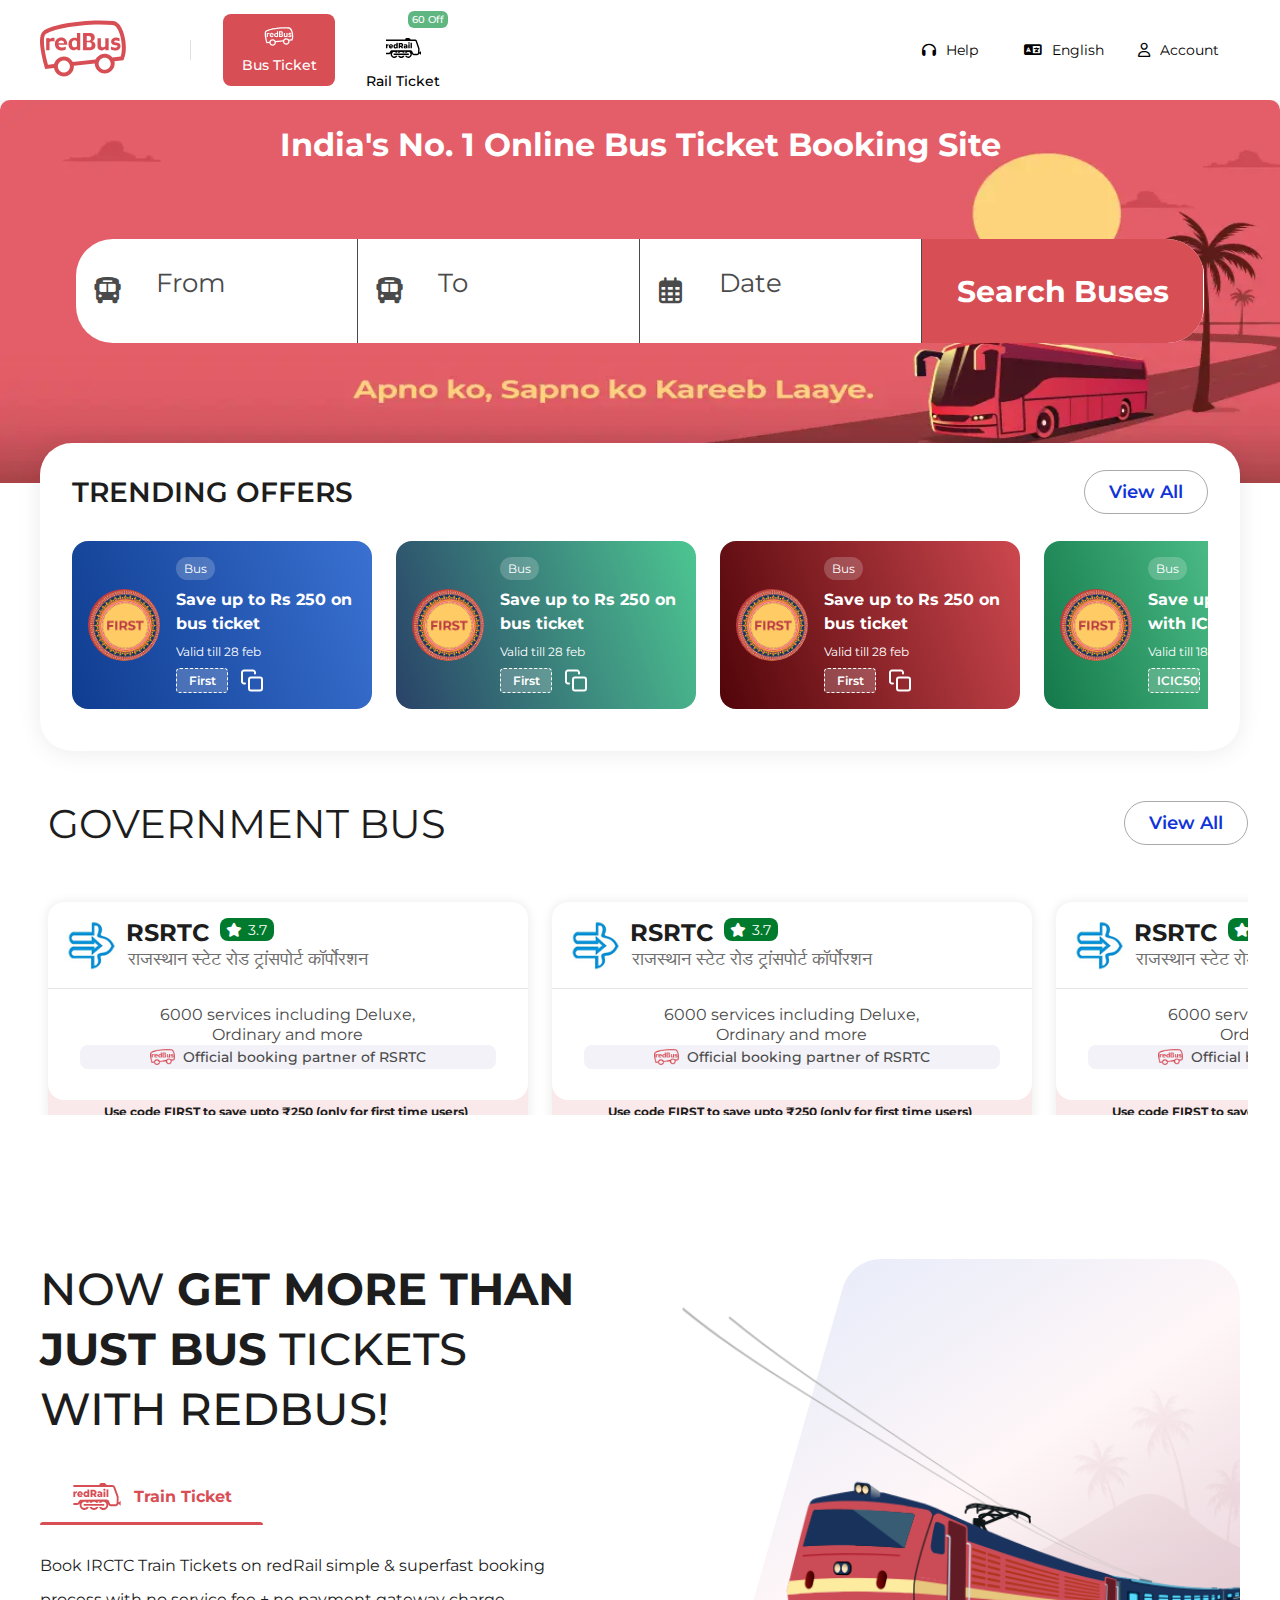
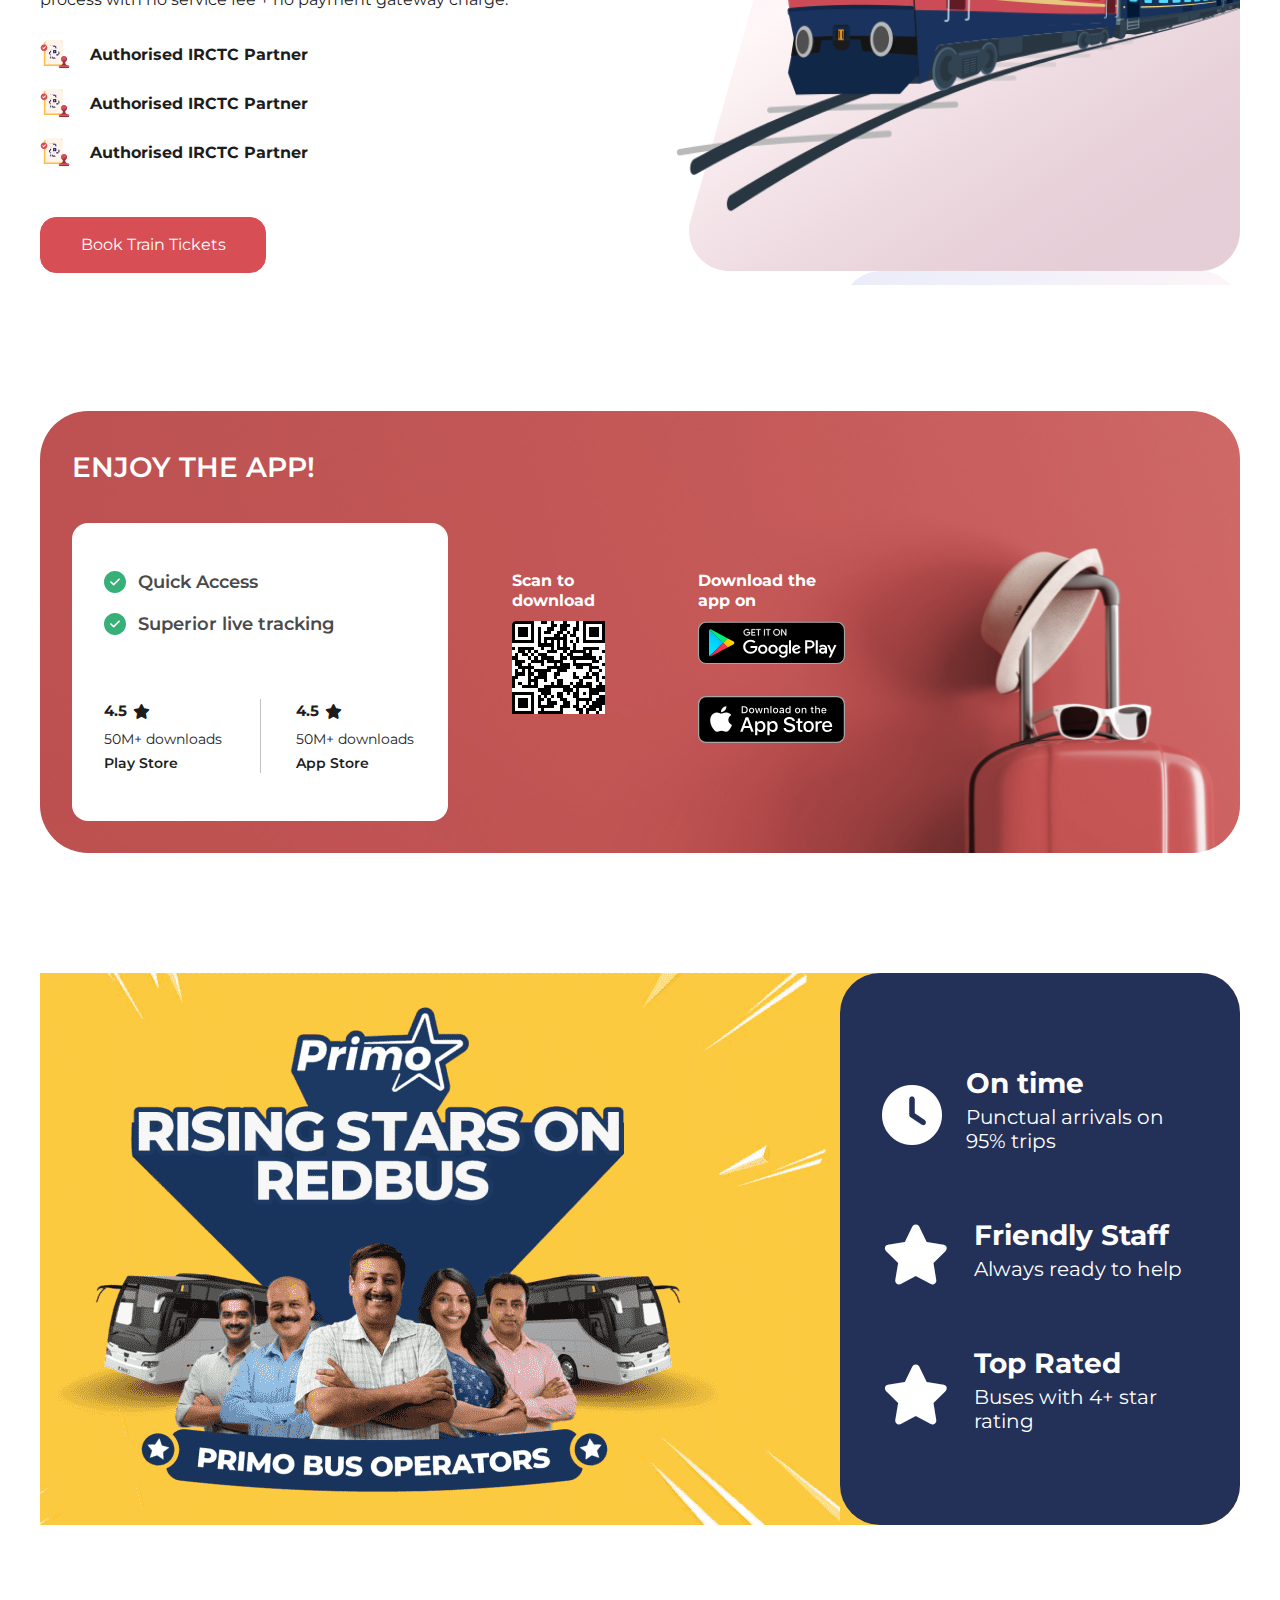
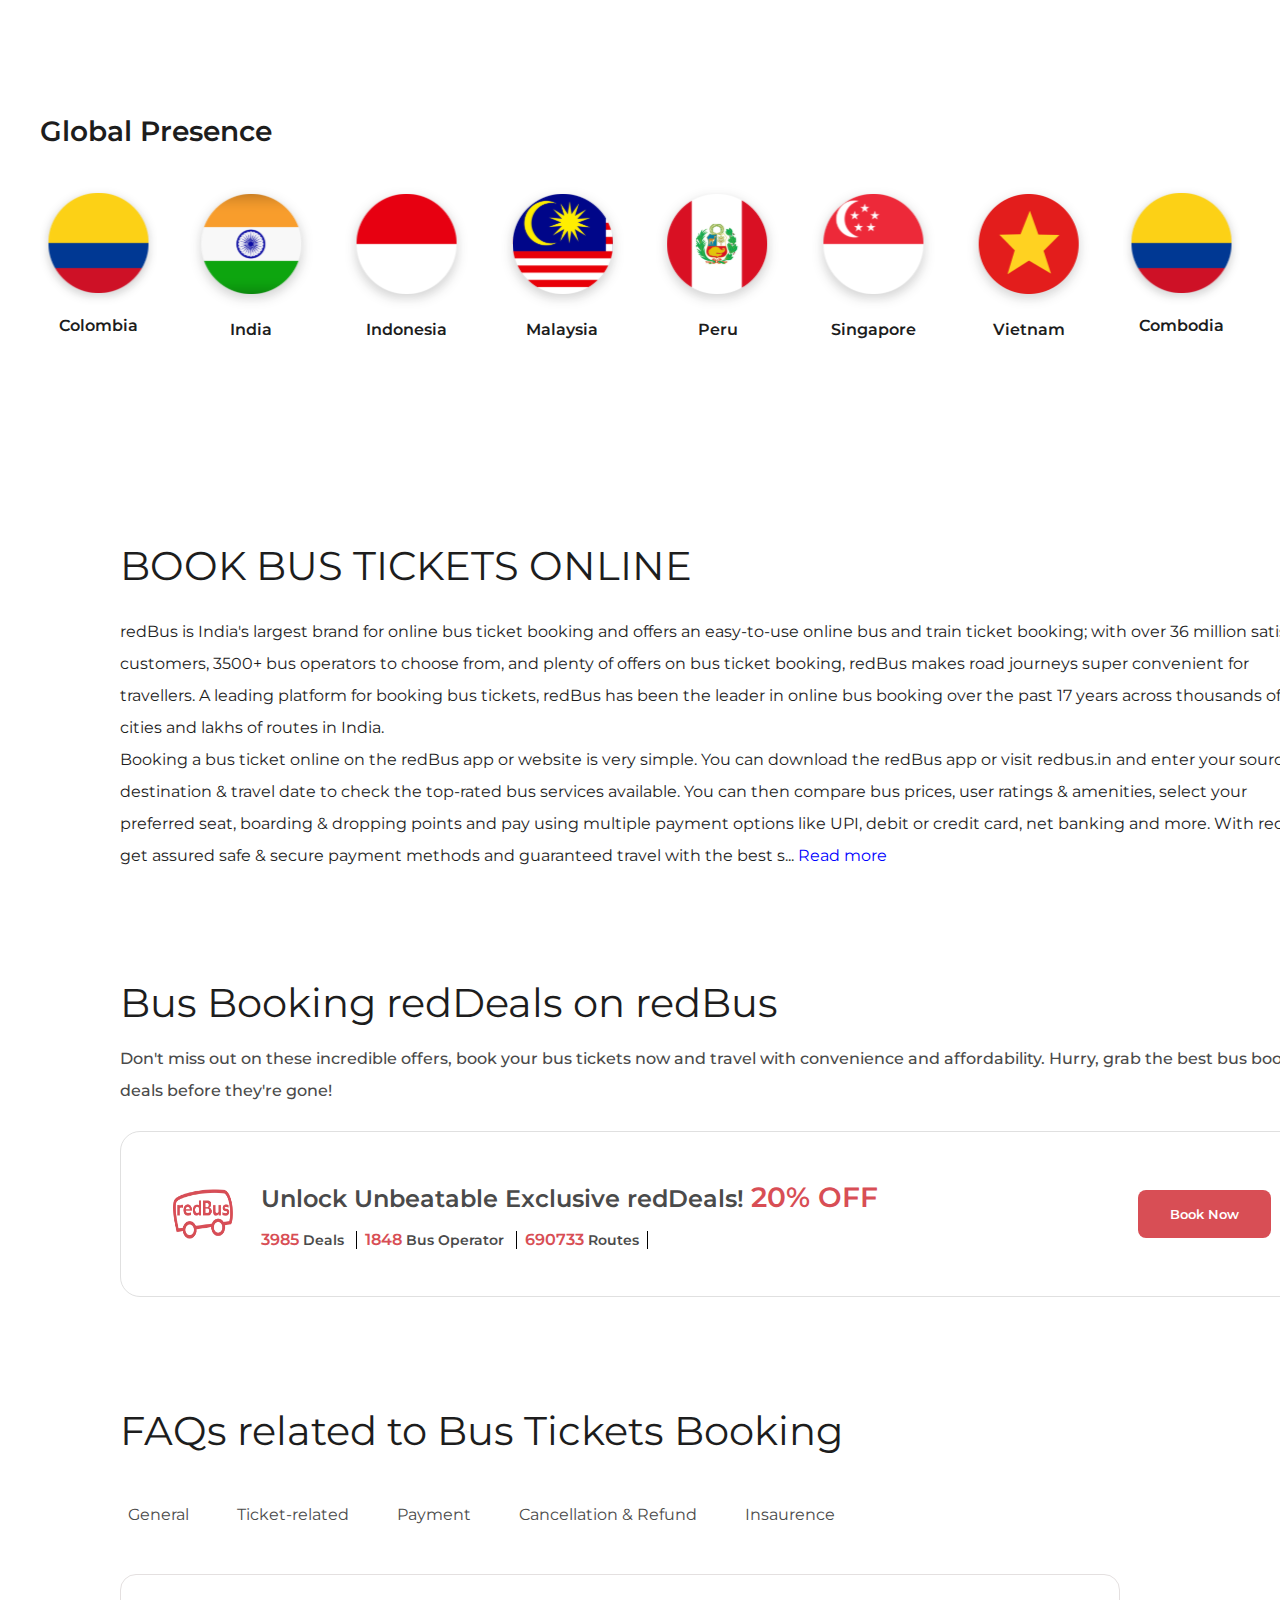
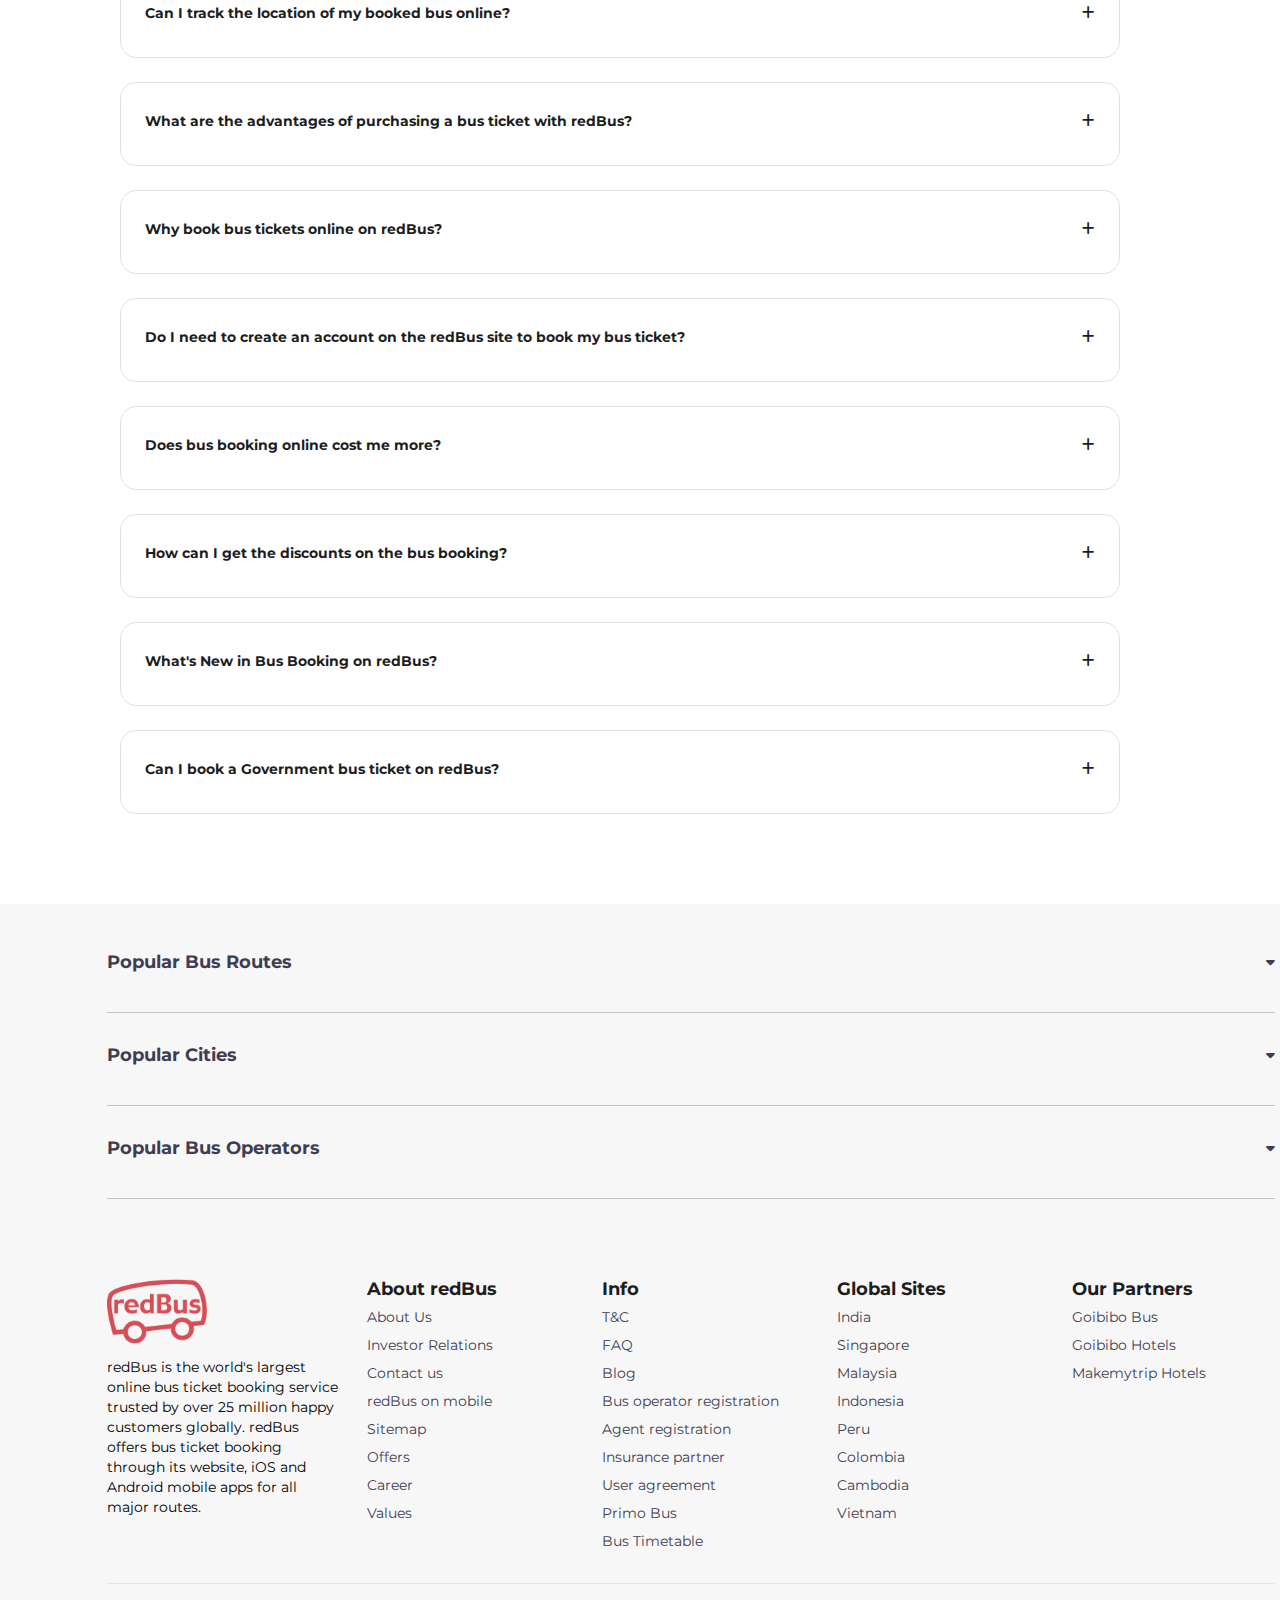
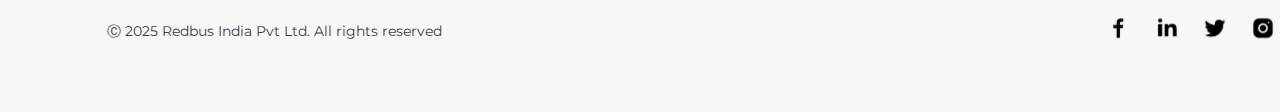
<file: index.html>
<!DOCTYPE html>
<html lang="en">
<head>
  <meta charset="UTF-8">
  <meta name="viewport" content="width=device-width, initial-scale=1.0">
  <title>Bus Ticket Booking Online made Easy, Secure with Top Bus Operators - redBus</title>
  <link rel="stylesheet" href="./css/style.css">
  <link rel="stylesheet" href="https://cdnjs.cloudflare.com/ajax/libs/font-awesome/6.7.2/css/all.min.css" />
  
</head>
<body>
  
  <header class="header" >
    <div class="header-container">
      <a href="index.html"><img src="image/rdc-redbus-logo.svg" alt="">
      </a>      <div class="vertical-seperator"></div>
      <ul>
        <li class="menu-bar">
          <img src="image/rdc-redbus-logo.svg" alt="">
          <span>Bus Ticket</span>
        </li>
        <li class="menu-bar">
          <sup>60 Off</sup>
          <!-- <img src="image/rail_vertical.svg" alt=""> -->
          <a href="Rail.html"><img src="image/rail_vertical.svg" alt=""></a>
          <a href="Rail.html"><span>Rail Ticket</span></a>
           <!-- <a href="Rail.html">Rail Ticket</a> -->
        </li>
      </ul>
      <ul class="secondary-item">
        <li class="items">
            <i class="fa-solid fa-headphones"></i> Help
        </li>
        <li class="items">
           <i class="fa-solid fa-language"></i> English
        </li>
        <li class="items">
            <i class="fa-regular fa-user"></i> Account
        </li>
      </ul>
    </div>
  </header>
  <section class="top-banner">
    <h1>India's No. 1 Online Bus Ticket Booking Site</h1>

    <div class="search-container">
        <div style=" width: 310px; " class="search-box">
          <i class="fa-solid fa-bus"></i>
          <div>
            From 
            <input type="text">
          </div>
        </div>
        <div style=" width: 310px;" class="search-box"> 
          <i class="fa-solid fa-bus"></i>
          <div>
            To 
            <input type="text">
          </div>
        </div>
        <div style=" width: 310px;" class="search-box">
          <i class="fa-regular fa-calendar-days"></i>
          <div>
            Date 
            <input type="text" disabled>
          </div>

        </div>
        <div style=" width: 310px; background-color: #d84e55; color: white; border-radius: 0 31px 31px 0; cursor: pointer;" class="search-box">
          <h3>Search Buses</h3>
        </div>
    </div>

    <div class="offer-card">
        <div class="offer-heading">
          <h2>TRENDING OFFERS</h2>
          <a href="">View All</a>
        </div>
        
        <div class="caraousal">
            <div class="carousal-card">
              <div class="card-img">
                <img src="image/tile-80X80.png" alt="">
              </div>
              <div class="card-contents">
                <div class="content-1">Bus</div>
                <div class="content-2">Save up to Rs 250 on bus ticket</div>
                <div class="content-3">Valid till 28 feb</div>
                <div class="content-4">
                  <div class="first">First</div>
                  <img src="image/copy.svg" alt="">
                </div>
              </div>
            </div>

            <div class="carousal-card">
              <div class="card-img">
                <img src="image/tile-80X80.png" alt="">
              </div>
              <div class="card-contents">
                <div class="content-1">Bus</div>
                <div class="content-2">Save up to Rs 250 on bus ticket</div>
                <div class="content-3">Valid till 28 feb</div>
                <div class="content-4">
                  <div class="first">First</div>
                  <img src="image/copy.svg" alt="">
                </div>
              </div>
            </div>
            <div class="carousal-card">
              <div class="card-img">
                <img src="image/tile-80X80.png" alt="">
              </div>
              <div class="card-contents">
                <div class="content-1">Bus</div>
                <div class="content-2">Save up to Rs 250 on bus ticket</div>
                <div class="content-3">Valid till 28 feb</div>
                <div class="content-4">
                  <div class="first">First</div>
                  <img src="image/copy.svg" alt="">
                </div>
              </div>
            </div>
            <div class="carousal-card">
              <div class="card-img">
                <img src="image/tile-80X80.png" alt="">
              </div>
              <div class="card-contents">
                <div class="content-1">Bus</div>
                <div class="content-2">Save up to Rs 500 with ICIC Debit Card</div>
                <div class="content-3">Valid till 18 feb</div>
                <div class="content-4">
                  <div class="first">ICIC500</div>
                  <img src="image/copy.svg" alt="">
                </div>
              </div>
            </div>

        </div>
       

       </div>
  
      

       <div class="bus-section">
        <div class="bus-heading-viewall">
          <h2>Government Bus</h2>
          <a href="">View All</a>
        </div>

          <div class="bus-carousal">
            <div class="bus-backg">
              <div class="bus-card">
                <div class="bus-info-main">
                  <img src="image/15499.png" height="54" width="54" alt="">
                  <div class="bus-info">
                      <div class="bus-name">
                        <h2>RSRTC</h2>
                        <div class="bus-ratings">
                          <i class="fa-solid fa-star"></i>
                          <span>3.7</span>
                        </div>
                      </div>
                      <p>राजस्थान स्टेट रोड ट्रांसपोर्ट कॉर्पोरशन</p>
                      
                    </div>
                  </div>
                  <div class="bus-service">
                    <div class="service-info">
                      6000 services including Deluxe, Ordinary and more
                    </div>
                    <div class="trustmaker">
                      <img src="image/rdc-redbus-logo.webp" width="25" height="16" alt="">
                      Official booking partner of RSRTC
                    </div>
                  </div>
                </div>
                <div class="bus-footer">
                  <div class="offer-text">
                    Use code FIRST to save upto  ₹250 (only for first time users)
                  </div>
                </div>
              </div>
              <div class="bus-backg">
                <div class="bus-card">
                  <div class="bus-info-main">
                    <img src="image/15499.png" height="54" width="54" alt="">
                    <div class="bus-info">
                        <div class="bus-name">
                          <h2>RSRTC</h2>
                          <div class="bus-ratings">
                            <i class="fa-solid fa-star"></i>
                            <span>3.7</span>
                          </div>
                        </div>
                        <p>राजस्थान स्टेट रोड ट्रांसपोर्ट कॉर्पोरशन</p>
                        
                      </div>
                    </div>
                    <div class="bus-service">
                      <div class="service-info">
                        6000 services including Deluxe, Ordinary and more
                      </div>
                      <div class="trustmaker">
                        <img src="image/rdc-redbus-logo.webp" width="25" height="16" alt="">
                        Official booking partner of RSRTC
                      </div>
                    </div>
                  </div>
                  <div class="bus-footer">
                    <div class="offer-text">
                      Use code FIRST to save upto  ₹250 (only for first time users)
                    </div>
                  </div>
                </div>

                <div class="bus-backg">
                  <div class="bus-card">
                    <div class="bus-info-main">
                      <img src="image/15499.png" height="54" width="54" alt="">
                      <div class="bus-info">
                          <div class="bus-name">
                            <h2>RSRTC</h2>
                            <div class="bus-ratings">
                              <i class="fa-solid fa-star"></i>
                              <span>3.7</span>
                            </div>
                          </div>
                          <p>राजस्थान स्टेट रोड ट्रांसपोर्ट कॉर्पोरशन</p>
                          
                        </div>
                      </div>
                      <div class="bus-service">
                        <div class="service-info">
                          6000 services including Deluxe, Ordinary and more
                        </div>
                        <div class="trustmaker">
                          <img src="image/rdc-redbus-logo.webp" width="25" height="16" alt="">
                          Official booking partner of RSRTC
                        </div>
                      </div>
                    </div>
                    <div class="bus-footer">
                      <div class="offer-text">
                        Use code FIRST to save upto  ₹250 (only for first time users)
                      </div>
                    </div>
                  </div>
    
            </div>

          </div>

       
       <div class="list-container">
          <div class="lists">
            <div class="aboutus-container">
              <div class="left-container">
                <div class="top-left-container">
                  <div class="heading-top">
                    <h2>NOW <b>GET MORE THAN JUST BUS</b> TICKETS WITH REDBUS!</h2>
                  </div>
                </div>
                <div class="aboutus-ticket">
                  <div class="ticket-logo">
                    <img src="image/rail_vertical.svg" width="50" height="27" alt="">
                  <div class="about-text">Train Ticket</div>
                  </div>
                  <div class="footer-border"></div>
                </div>
                <div class="info-section">
                  <div class="message">
                    Book IRCTC Train Tickets on redRail simple & superfast booking process with no service fee + no payment gateway charge.
                  </div>
                  <div class="info-list">
                    <img src="image/railAuthorized.png" alt="">
                    <p>Authorised IRCTC Partner</p>
                  </div>
                  <div class="info-list">
                    <img src="image/railAuthorized.png" alt="">
                    <p>Authorised IRCTC Partner</p>
                  </div>
                  <div class="info-list">
                    <img src="image/railAuthorized.png" alt="">
                    <p>Authorised IRCTC Partner</p>
                  </div>
                  <a href="">Book Train Tickets</a>
              </div>

              </div>
              <div class="right-container">
                <!-- <img src="image/aboutUsImg.svg" alt=""> -->
                <img style="z-index: -1; overflow: hidden;" src="image/railPop.png" width="612" height="634" alt="">
              </div>
            </div>
            
          </div>
          <div class="lists">
            <div class="appinstall-wrapper">
              <div class="appinstall-container">
                <h2>ENJOY THE APP!</h2>
                  <div class="install-section">
                    <div class="install-info-section">
                      <div class="key-section">
                        <div class="key-point">
                          <img src="image/tick.svg" width="22" height="22" alt="">
                          <p>Quick Access</p>
                        </div>
                        <div class="key-point">
                          <img src="image/tick.svg" width="22" height="22" alt="">
                          <p>Superior live tracking</p>
                        </div>
                      </div>
                      <div class="rate-section">
                        <div class="left-rating">
                          <div class="rating-text">
                              <span>4.5</span>
                          <i class="fa-solid fa-star"></i>
                          </div>
                          <div class="download-text">50M+ downloads</div>
                          <div class="playstore">Play Store</div>
                        </div>
                        <div style=" width: 2px;border-right: 1px solid rgb(193, 193, 193);;" class="line-section"></div>
                        <div class="left-rating">
                          <div class="rating-text">
                              <span>4.5</span>
                          <i class="fa-solid fa-star"></i>
                          </div>
                          <div class="download-text">50M+ downloads</div>
                          <div class="playstore">App Store</div>
                        </div>
                      </div>
                    </div>
                    <div class="right-install-container">
                      <div class="scanner">
                        <span>Scan to download</span>
                          <img src="image/qrImage.svg" alt="">
                      </div>
                      <div class="playstore-section">
                         <span>Download the app on</span>
                         <div class="app-img">
                          <img src="image/playStore.svg" alt="">
                          <img src="image/appStore.svg" alt="">
                         </div>
                      </div>
                    </div>
                  </div>
              </div>
            </div>
          </div>

          <div class="lists">
              <div class="primo-wrapper">
                <div class="primo-img">
                  <img src="image/primoHomeBannerComp.webp" alt="">
                  <div class="right-primo-contents">
                    <div class="primo-contents">
                      <div style="width: 60x; height: 60px; font-size: 60px;" class="watch-icon"><i class="fa-solid fa-clock"></i></div>
                        <div class="primo-text">
                          <div class="primo-text-1">On time</div>
                          <div class="primo-text-2">Punctual arrivals on 95% trips</div>
                        </div>
                    </div>
                    <div class="primo-contents">
                      <div style="width: 60x; height: 60px; font-size: 60px;" class="watch-icon"><i class="fa-solid fa-star"></i></div>
                        <div class="primo-text">
                          <div class="primo-text-1">Friendly Staff</div>
                          <div class="primo-text-2">Always ready to help</div>
                        </div>
                    </div>
                    <div class="primo-contents">
                      <div style="width: 60x; height: 60px; font-size: 60px;" class="watch-icon"><i class="fa-solid fa-star"></i></div>
                        <div class="primo-text">
                          <div class="primo-text-1">Top Rated</div>
                          <div class="primo-text-2">Buses with 4+ star rating</div>
                        </div>
                    </div>
                  </div>
                  
                </div>
              </div>
          </div>

          <div style="margin: 90px 0 0; width: 1200px;"></div>
          
          
       </div>

        
       <div class="global">
       <div class="global-section">
        <h2>Global Presence</h2>
       <div class="flag-wrap">
        <div class="gloabal-flag">
          <img src="image/Colombia.svg" alt="">
          <div>Colombia</div>
        </div>
        <div class="gloabal-flag">
          <img src="image/India.svg" alt="">
          <div>India</div>
        </div>
        <div class="gloabal-flag">
          <img src="image/Indonesia.svg" alt="">
          <div>Indonesia</div>
        </div>
        <div class="gloabal-flag">
          <img src="image/Malaysia.svg" alt="">
          <div>Malaysia</div>
        </div>
        <div class="gloabal-flag">
          <img src="image/Peru.svg" alt="">
          <div>Peru</div>
        </div>
        <div class="gloabal-flag">
          <img src="image/Singapore.svg" alt="">
          <div>Singapore</div>
        </div>
        <div class="gloabal-flag">
          <img src="image/Vietnam.svg" alt="">
          <div>Vietnam</div>
        </div>
        <div class="gloabal-flag">
          <img src="image/Colombia.svg" alt="">
          <div>Combodia</div>
        </div>
       </div>
       </div>
           
       </div>
       
      <div class="seo-list-container">
           <div style="margin-bottom:  5.625rem;">
        <div style="margin: 0 auto;">
          <section>
            <h2 style="color: #1d1d1d; font-size: 40px; font-weight: 400; line-height: 40px; margin-top: 30px;">BOOK BUS TICKETS ONLINE</h2>
            <div class="seo-contents">
              <p>redBus is India's largest brand for online bus ticket booking and offers an easy-to-use online bus and train ticket booking; with over 36 million satisfied customers, 3500+ bus operators to choose from, and plenty of offers on bus ticket booking, redBus makes road journeys super convenient for travellers. A leading platform for booking bus tickets, redBus has been the leader in online bus booking over the past 17 years across thousands of cities and lakhs of routes in India.</p>
              <p>Booking a bus ticket online on the redBus app or website is very simple. You can download the redBus app or visit redbus.in and enter your source, destination & travel date to check the top-rated bus services available. You can then compare bus prices, user ratings & amenities, select your preferred seat, boarding & dropping points and pay using multiple payment options like UPI, debit or credit card, net banking and more. With redBus, get assured safe & secure payment methods and guaranteed travel with the best s... <span style="color: blue;">Read more</spans></p>
            </div>
          </section>
        </div>
        
            </div>
            <div style="margin-bottom:  5.625rem;">
          <section style="margin: 0 auto;">
            <h2 style="margin: 1rem 0; color: #1d1d1d;font-size: 2.5rem; font-weight: 400;">Bus Booking redDeals on redBus</h2>
            <p style="margin-bottom: 1.5rem; font-weight: 500; font-size: 1rem; line-height: 2rem;">Don't miss out on these incredible offers, book your bus tickets now and travel with convenience and affordability. Hurry, grab the best bus booking deals before they're gone!</p>
            <div class="book-now">
              <img src="image/rdc-redbus-logo.webp" height="50" width="60" style="font-size: 4em;
    margin: 0 1.75rem;" alt="">
              <div style="flex: 1 0 0; ">
                <p style="margin-bottom: 16px; font-size: 1.5rem; font-weight: 600;">Unlock Unbeatable Exclusive redDeals! <span style="color: #d84e55; font-size: 1.75rem;">20% OFF</span></p>
              <p style="font-weight: 600;">
                <span style="color: #d84e55; font-size: 1rem;" >3985</span> Deals
                <span style="border-right: 1px solid #000; margin: 0 8px;"></span>     
                
                <span style="color: #d84e55; font-size: 1rem;" >1848</span> Bus Operator
                <span style="border-right: 1px solid #000; margin: 0 8px;"></span>   
                
                <span style="color: #d84e55; font-size: 1rem;" >690733</span> Routes
                <span style="border-right: 1px solid #000; margin: 0 8px;"></span>     
              </p>
              </div>
              <button style="background-color: #d84e55; font-weight: 600; color: #fff; border-radius: 8px; height: 48px; width: 133px; margin-right: 24px; border: none; cursor: pointer;" >Book Now</button>
            </div>
          </section>
            </div>
              <div style="margin-bottom: 5.625rem;">
             
                <section style="display: flex; flex-direction: column; margin: 0 auto; width: 1200px;">
             
                  <h2 style="font-weight: 400; color: #1d1d1d; font-size: 40px; line-height: 40px; margin-bottom: 40px;">FAQs related to Bus Tickets Booking</h2>
              <div class="faq-head-container">
                <div class="faq-head-text">General</div>
                <div class="faq-head-text">Ticket-related</div>
                <div class="faq-head-text">Payment</div>
                <div class="faq-head-text">Cancellation & Refund</div>
                <div class="faq-head-text">Insaurence</div>
              </div>
              <div style="display: flex; flex-direction: column; gap: 1.5rem; width: 100%; height: 840px;" class="faq-qna-container">
                <div class="faq-qna-question">
                  <div class="faq-qna-question-text">
                     <span>Can I track the location of my booked bus online?</span> 
                    <i class="fa-solid fa-plus"></i>
                    
                  </div>
                  
                  </div>
                  <div class="faq-qna-question">
                    <div class="faq-qna-question-text">
                       <span> What are the advantages of purchasing a bus ticket with redBus? </span> 
                      <i class="fa-solid fa-plus"></i>
                      
                    </div>
                    </div>

                    <div class="faq-qna-question">
                      <div class="faq-qna-question-text">
                         <span> Why book bus tickets online on redBus? </span> 
                        <i class="fa-solid fa-plus"></i>
                        
                      </div>                        
                      </div>

                      <div class="faq-qna-question">
                        <div class="faq-qna-question-text">
                           <span> Do I need to create an account on the redBus site to book my bus ticket?  </span> 
                          <i class="fa-solid fa-plus"></i>
                        </div> 
                      </div>
                    
                        <div class="faq-qna-question">
                          <div class="faq-qna-question-text">
                             <span> Does bus booking online cost me more? </span> 
                            <i class="fa-solid fa-plus"></i>
                            
                          </div>
                         </div>
                       
                         <div class="faq-qna-question">
                            <div class="faq-qna-question-text">
                               <span> How can I get the discounts on the bus booking? </span> 
                              <i class="fa-solid fa-plus"></i>
                              
                            </div>
                          </div>
                      
                            <div class="faq-qna-question">
                              <div class="faq-qna-question-text">
                                 <span> What's New in Bus Booking on redBus? </span> 
                                <i class="fa-solid fa-plus"></i>
                                
                              </div>
                      
                              </div>
                              <div class="faq-qna-question">
                                <div class="faq-qna-question-text">
                                   <span> Can I book a Government bus ticket on redBus? </span> 
                                  <i class="fa-solid fa-plus"></i>
                                  
                                </div>
                               
                                </div>
                                
                </div>

              </section>
              </div>
              </div>
       </div>

       <footer class="footer">
          <div class="footer-container">
            <ul style="margin-bottom: 48px;">
              <li style="display: flex; flex-direction: column; gap: 32px;">
                <div style="display: flex; align-items: center; justify-content: space-between; ">
                  <h3 style="  font-size: 1.125rem; font-weight: 700; line-height: 1.25rem; ">Popular Bus Routes</h3>
                  <i class="fa-solid fa-caret-down"></i>
                </div>
                <div style=" background-color: #C4C4C4; height: 1px; width: 100%; margin-top: .5rem;"></div>

                
                  <div style="display: flex; align-items: center; justify-content: space-between; ">
                    <h3 style="  font-size: 1.125rem; font-weight: 700; line-height: 1.25rem; ">Popular Cities</h3>
                    <i class="fa-solid fa-caret-down"></i>
                  </div>
                  <div style=" background-color: #C4C4C4; height: 1px; width: 100%; margin-top: .5rem;"></div>

                  <div style="display: flex; align-items: center; justify-content: space-between; ">
                    <h3 style="  font-size: 1.125rem; font-weight: 700; line-height: 1.25rem; ">Popular Bus Operators </h3>
                    <i class="fa-solid fa-caret-down"></i>
                  </div>
                  <div style=" background-color: #C4C4C4; height: 1px; width: 100%; margin-top: .5rem;"></div>

              </li>
            </ul>

            <ul class="footer-links">
              <li class="link-section">
                <div><img src="image/rdc-redbus-logo.webp" width="100" height="65" alt=""></div>
                <span style="color: #000;">redBus is the world's largest online bus ticket booking service trusted by over 25 million happy customers globally. redBus offers bus ticket booking through its website, iOS and Android mobile apps for all major routes.</span>
              </li>
              <li style="margin-left: 25px;" class="link-section">
                <strong style="font-size: 18px; color: #1d1d1d; margin: 0;">About redBus</strong>
                <a href="#" style="color: #3e3e52;">About Us</a>
                <a href="#" style="color: #3e3e52;">Investor Relations</a>
                <a href="#" style="color: #3e3e52;">Contact us</a>
                <a href="#" style="color: #3e3e52;">redBus on mobile</a>
                <a href="#" style="color: #3e3e52;">Sitemap</a>
                <a href="#" style="color: #3e3e52;">Offers</a>
                <a href="#" style="color: #3e3e52;">Career</a>
                <a href="#" style="color: #3e3e52;">Values</a>

              </li>
              <li class="link-section">
                <strong style="font-size: 18px; color: #1d1d1d; margin: 0;">Info</strong>
                <a href="#" style="color: #3e3e52;">T&C</a>
                <a href="#" style="color: #3e3e52;">FAQ</a>
                <a href="#" style="color: #3e3e52;">Blog</a>
                <a href="#" style="color: #3e3e52;">Bus operator registration </a>
                <a href="#" style="color: #3e3e52;">Agent registration</a>
                <a href="#" style="color: #3e3e52;">Insurance partner</a>
                <a href="#" style="color: #3e3e52;">User agreement</a>
                <a href="#" style="color: #3e3e52;">Primo Bus</a>
                <a href="#" style="color: #3e3e52;">Bus Timetable</a>
                
              </li>
              <li class="link-section">
                <strong style="font-size: 18px; color: #1d1d1d; margin: 0;">Global Sites</strong>
                <a href="#" style="color: #3e3e52;">India </a>
                <a href="#" style="color: #3e3e52;"> Singapore</a>
                <a href="#" style="color: #3e3e52;">Malaysia </a>
                <a href="#" style="color: #3e3e52;"> Indonesia </a>
                <a href="#" style="color: #3e3e52;">Peru</a>
                <a href="#" style="color: #3e3e52;">Colombia</a>
                <a href="#" style="color: #3e3e52;">Cambodia</a>
                <a href="#" style="color: #3e3e52;">Vietnam</a>

              </li>
              <li class="link-section">
                <strong style="font-size: 18px; color: #1d1d1d; margin: 0;">Our Partners</strong>
                <a href="#" style="color: #3e3e52;">Goibibo Bus</a>
                <a href="#" style="color: #3e3e52;">Goibibo Hotels</a>
                <a href="#" style="color: #3e3e52;">Makemytrip Hotels</a>
             
              </li>
            </ul>
            <div style="border-bottom:1px solid #e5e5e5;
            height: 1px;
            width: 100%;"></div>

            <div class="copyrigh-and-social-section">
              <span style="font-weight: 400;">Ⓒ 2025 Redbus India Pvt Ltd. All rights reserved</span>
                <div class="social-sectio">
                  <a href="" style="cursor: pointer;"><img src="image/social_facebook_new.svg" alt=""></a>
                  <a href="" style="cursor: pointer;"><img src="image/social_linkedin_new.svg" alt=""></a>
                  <a href="" style="cursor: pointer;"><img src="image/social_twitter_new.svg" alt=""></a>
                  <a href="" style="cursor: pointer;"><img src="image/social_instagram_new.svg" alt=""></a>
                </div>
            </div>
          </div>
       </footer>

      </section>
    
      
      
</body>
</html>
</file>
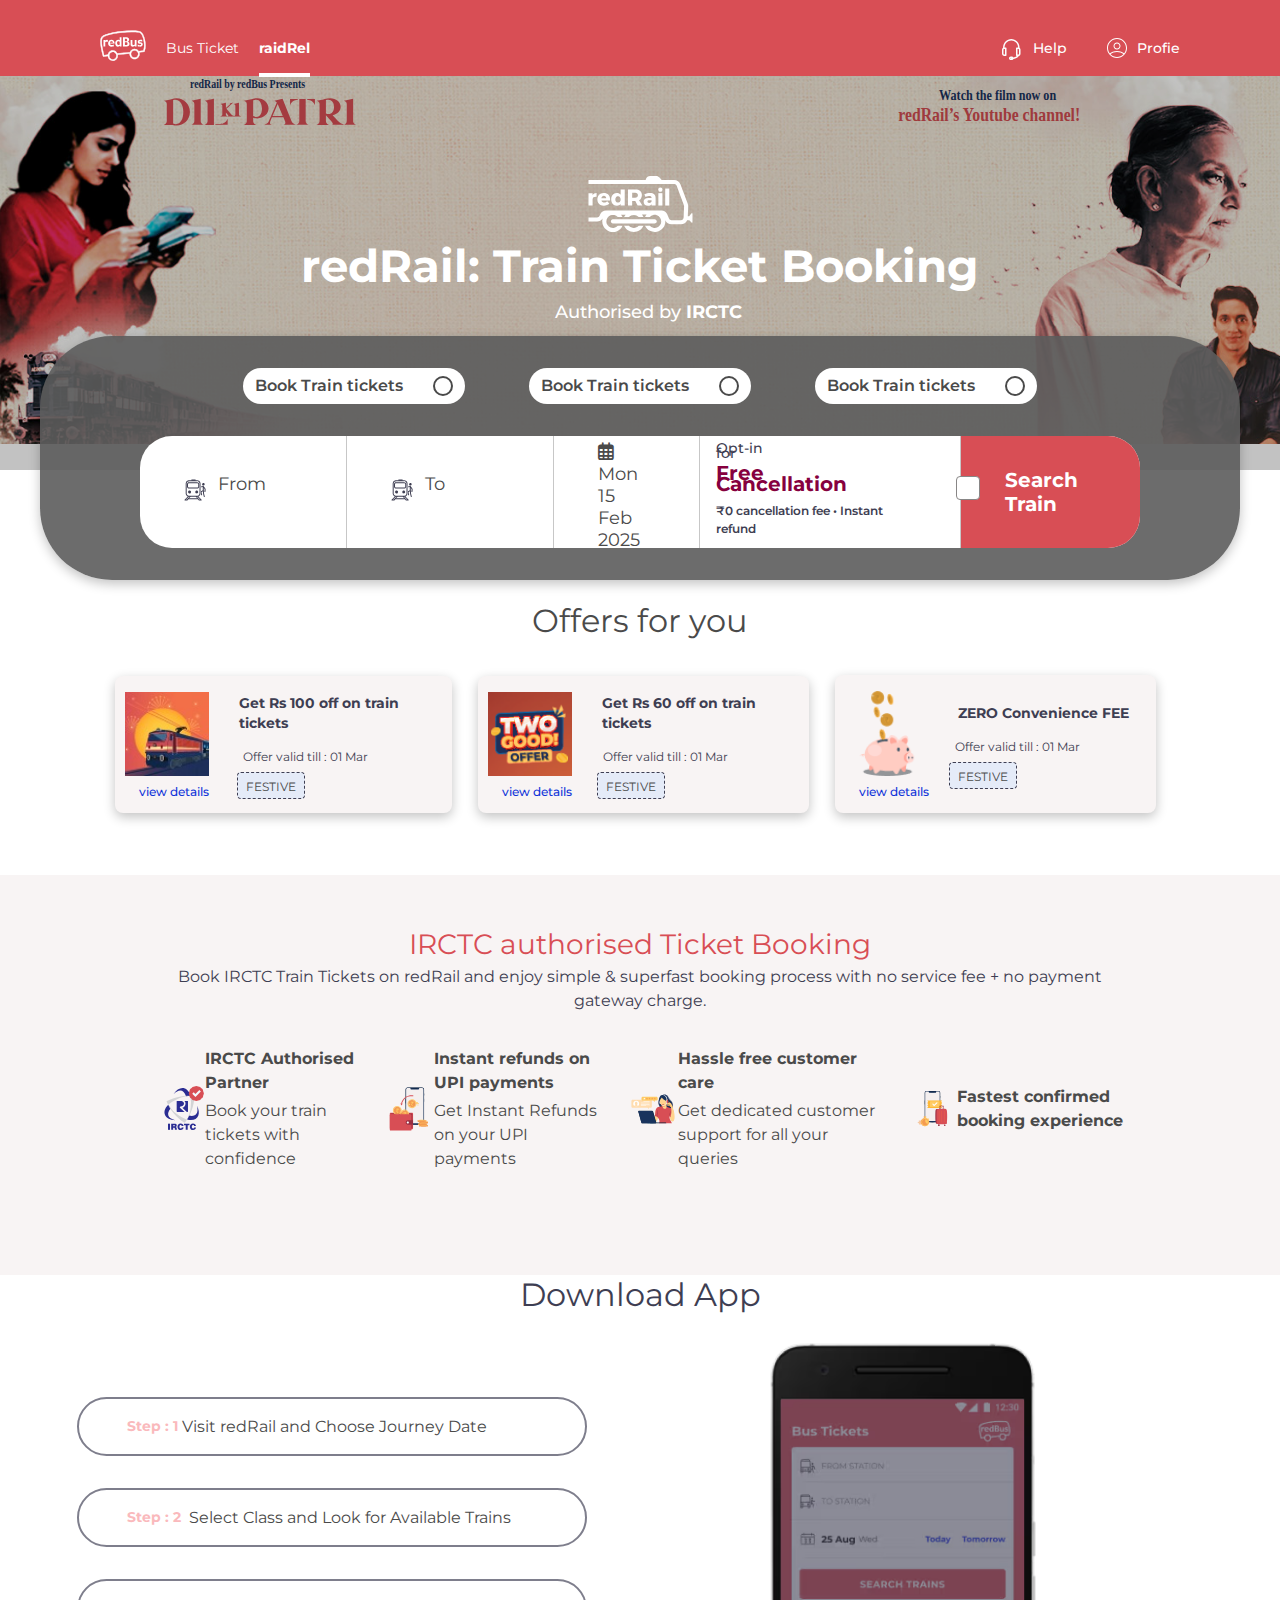
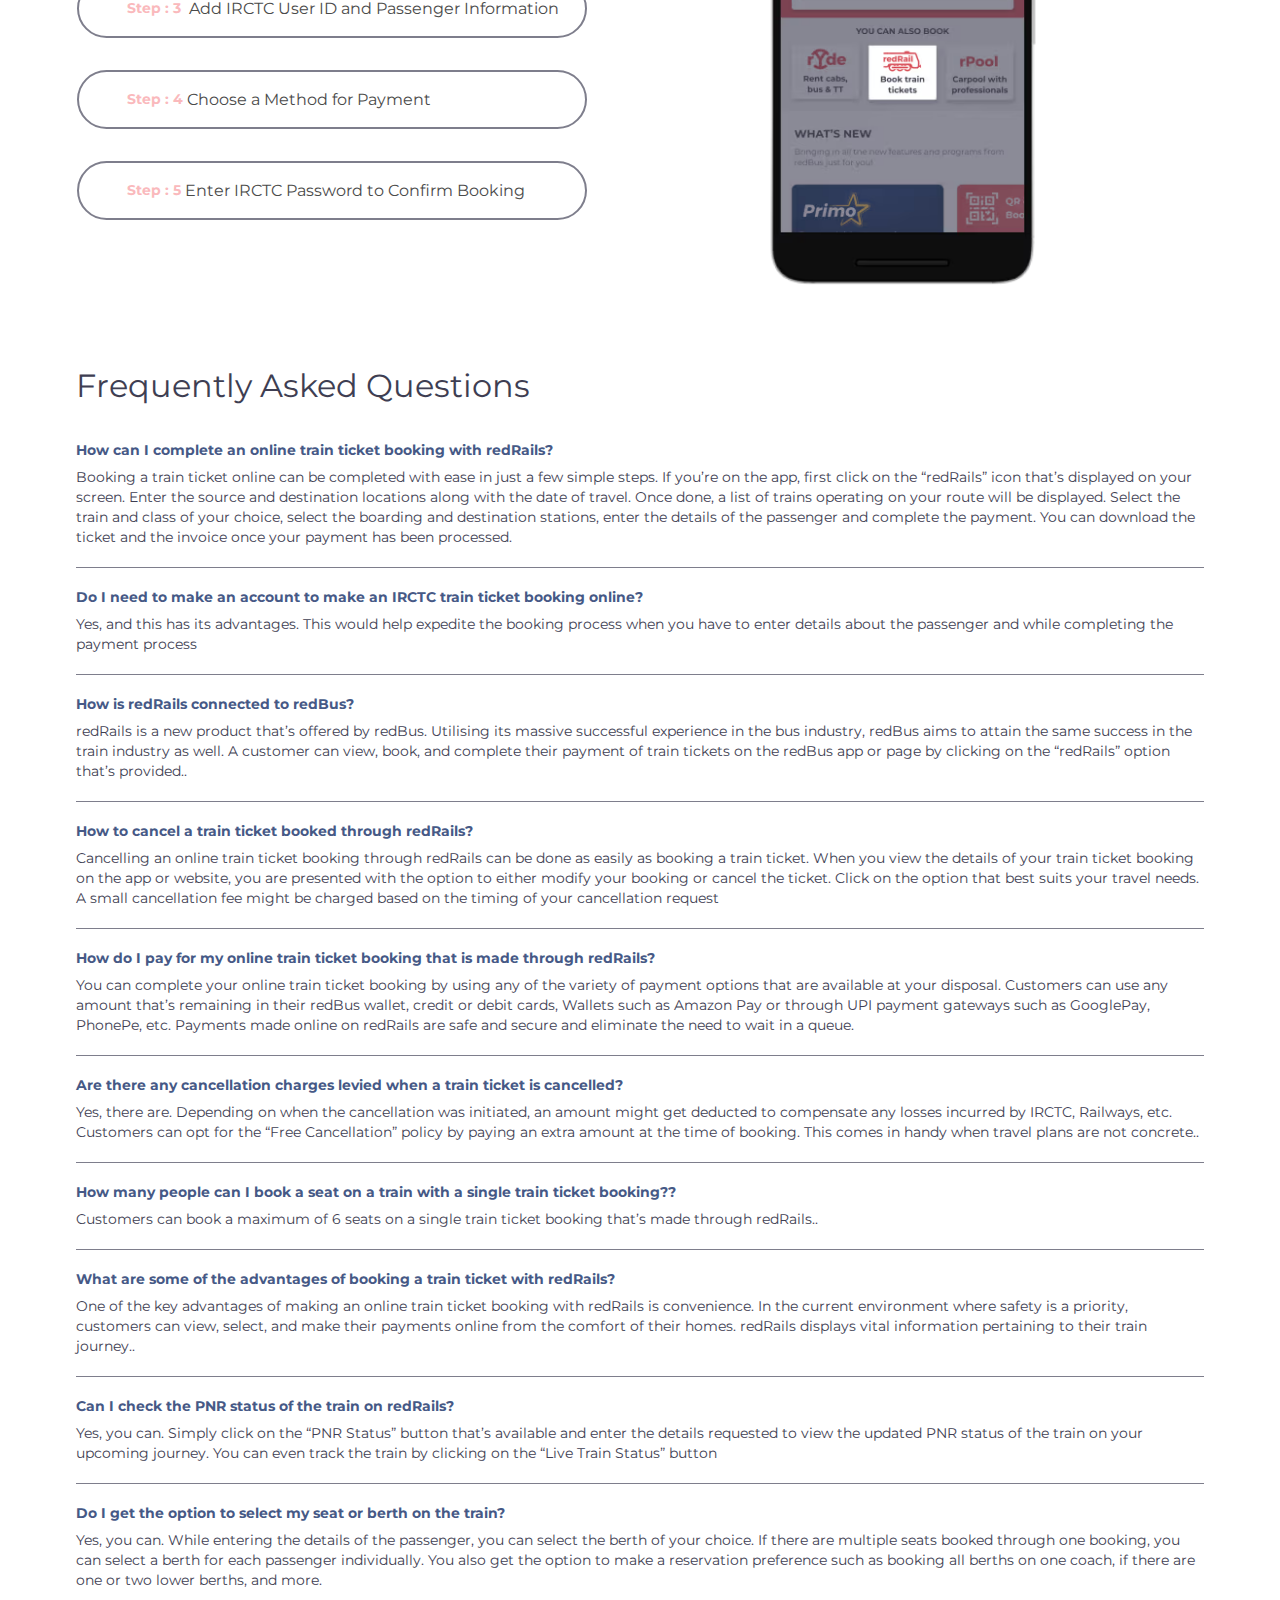
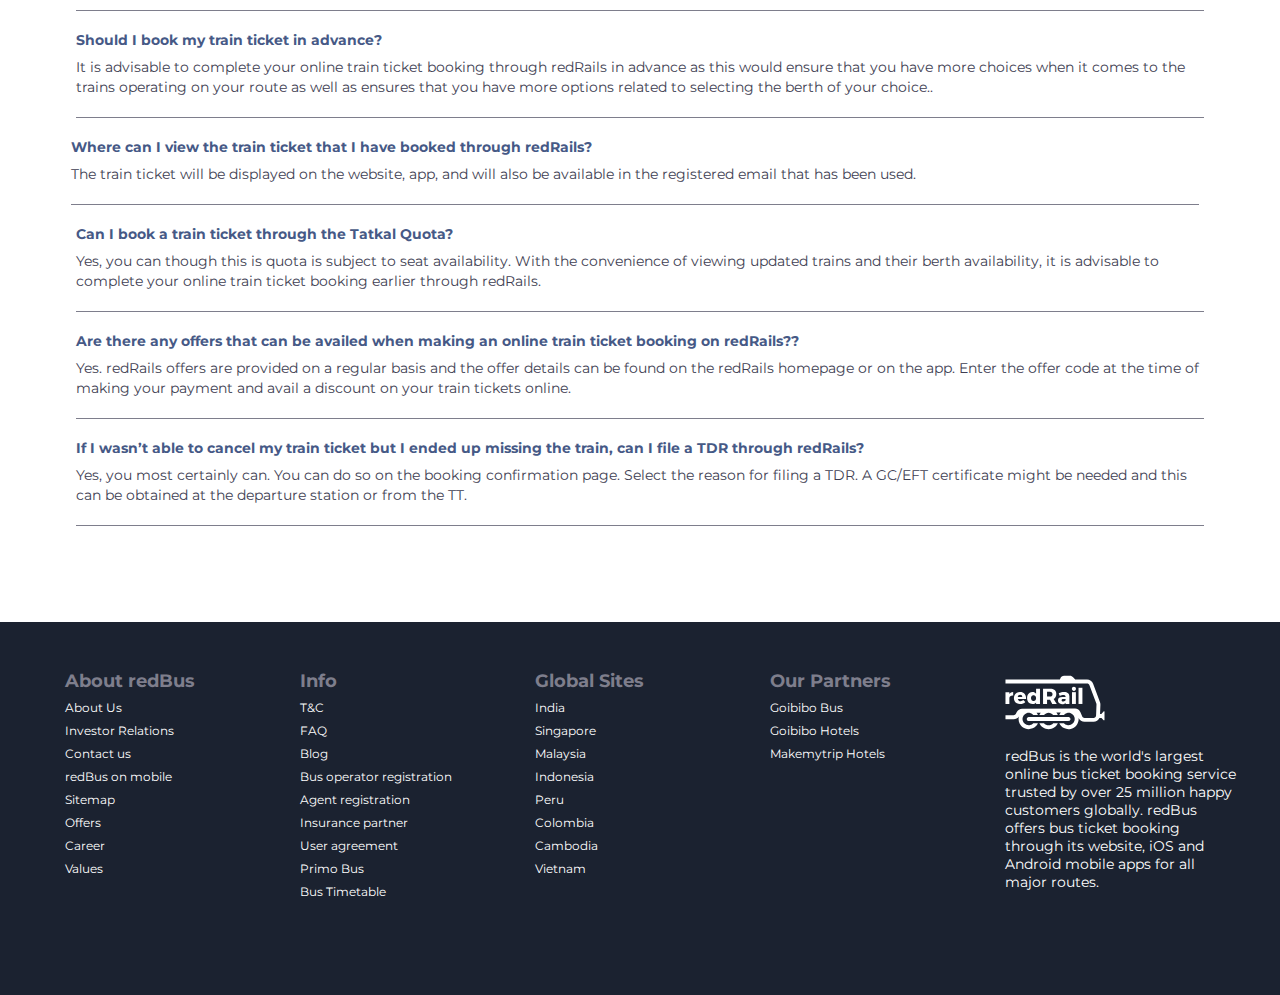
<file: Rail.html>
<!DOCTYPE html>
<html lang="en">
<head>
  <meta charset="UTF-8">
  <meta name="viewport" content="width=device-width, initial-scale=1.0">
  <title>Document</title>
  <link rel="stylesheet" href="./css/style1.css">
  <link rel="stylesheet" href="https://cdnjs.cloudflare.com/ajax/libs/font-awesome/6.7.2/css/all.min.css" />
  

</head>
<body>
  
  <header>
    <div class="navbar">
      <ul class="right-nav">
        <li><a href="index.html"><img src="image/rb_logo.svg" alt=""></a></li>
        <li style=" font-size: 0.875rem; font-weight: 400;"><a href="index.html">Bus Ticket</a></li>
        <li style="    font-weight: 700; font-size: 0.875rem; "><a style=" padding-bottom: 16px; border-bottom: 4px solid white;" href="#">raidRel</a></li>
      </ul>

      <ul class="left-nav">
       <div class="help">
         
        <img src="./image/help.svg" alt="">
        <span style="font-weight: 500; font-size: 14px;">Help</span>
       </div>
       <div class="profile">
        <img src="./image/user_profile.svg" alt="">
        <span style="font-weight: 500; font-size: 14px;">Profie</span>
       </div>
        
      </ul>
    </div>
  </header>

  <section class="banner">
    <div class="overlay">
    <div class="banner-content">
      <img  src="./image/rails_logo_white.svg" alt="">
      <span class="railtext">redRail: Train Ticket Booking</span>
      <span class="authorised">Authorised by<b>&nbsp;IRCTC</b></span>
    </div>
      <div class="search-container">
        <div class="radio-btn">
          <div class="status">
            <p>Book Train tickets</p>
            <div class="circle">
              <div class="inner-circle"></div>
          </div>
          </div>
          <div class="status">
            <p>Book Train tickets</p>
            <div class="circle">
              <div class="inner-circle"></div>
          </div>
          </div>
          <div class="status">
            <p>Book Train tickets</p>
            <div class="circle">
              <div sty class="inner-circle"></div>
          </div>
          </div>
        </div>
        <div class="search-train">
            <div class="search-box">
              <span class="train-icon" ><img src="image/train_src.svg" alt=""></span>
             <div>
              From
              <input type="text" class="search-input" name="" id="">
            </div>
             </div>
             <div class="search-box">
              <span class="train-icon" ><img src="image/train_src.svg" alt=""></span>
             <div>
              To
              <input type="text" class="search-input" name="" id="">
            </div>
             </div>
             <div style="width: 146px;" class="search-box">
              <div class="date-wrap">
               <div class="calendra">
                <i style="padding-top: 10px; "  class="fa-regular fa-calendar-days"></i>
               </div>
                <div style="margin-right: 20px ;" class="date-text">
                  <div class="home_date_day">Mon</div>
                  <div class="">15 Feb</div>
                  <div class="home_date_day">2025</div>
                </div>
              </div>

             </div>
             <div style="width: 261px; height: 112px; padding: 0 1rem; display: flex;" class="search-box">
              <div class="cancelation-opt">
                <div class="option-text">Opt-in for</div>
                <div class="free-head">Free Cancellation</div>
                <div class="text-sub">₹0 cancellation fee • Instant refund</div>
                
              </div>
              <!-- <div class="checkbox-wrap"></div> -->
            </div>
            <div style="width: 179px; border: none; background-color: #d84e55; overflow: hidden; border-radius: 0 32px 32px 0 ;" class="search-box">
              <h2 style="color: #fff; font-weight: 700; text-transform: capitalize; font-size: 1.25rem; cursor: pointer;">Search Train</h2>
            </div>
            
          </div>   
        </div>
        <div class="checkbox-wrap"></div>
             
        </div>
      </div>
    </div>
  </section>
      <section class="offer">
        <div class="offer-container">
          <h1>Offers for you</h1>
          <div class="offer-carousal">
            <div class="offer-card">
              <div class="img-wrap">
                <img src="image/FESTIVEJAN.jpg" alt="">
                <span class="view-detail">View details</span>
                
                </div>
                <div class="offer-content">
                  <span class="title">Get Rs 100 off on train tickets</span>
                  <span class="offer-validity">Offer valid till : 01 Mar</span>
                  <div class="offer-code">FESTIVE</div>
              </div>
            </div>
            <div class="offer-card">
              <div class="img-wrap">
                <img src="image/MWeb8080ICICIcopy 2.png" alt="">
                <span class="view-detail">View details</span>

              </div>
              <div class="offer-content">
                <span class="title">Get Rs 60 off on train tickets</span>
                <span class="offer-validity">Offer valid till : 01 Mar</span>
                <div class="offer-code">FESTIVE</div>
            </div>
            </div>
            <div class="offer-card">
              <div class="img-wrap">
                <img src="image/Piggybank.png" alt="">
                <div class="view-detail">View details</div>
              </div>
              <div class="offer-content">
                <span class="title">ZERO Convenience FEE</span>
                <span class="offer-validity">Offer valid till : 01 Mar</span>
                <div class="offer-code">FESTIVE</div>
            </div>
            </div>
          </div>
        </div>
      </section>
      <section class="ticket-feature">
          <div class="feature-content">
          <div class="feature-title">
            <h2>IRCTC authorised Ticket Booking</h2>
            <h3>Book IRCTC Train Tickets on redRail and enjoy simple & superfast booking process with no service fee + no payment gateway charge.</h3>
          </div> 
          <div class="feature-row">
              <div class="feature-card">
                <div class="feature-img">
                  <img src="image/partner_v2.svg" alt="">
                </div>
                <div class="card-text">
                  <h4>IRCTC Authorised Partner</h4>
                  <p>Book your train tickets with confidence</p>
                </div>
              </div>
              <div class="feature-card">
                <div class="feature-img">
                  <img src="image/refunds_v2.svg" alt="">
                </div>
                <div class="card-text">
                  <h4>Instant refunds on UPI payments</h4>
                  <p>Get Instant Refunds on your UPI payments</p>
                </div>
              </div>
              <div class="feature-card">
                <div class="feature-img">
                  <img src="image/support_v2.svg" alt="">
                </div>
                <div class="card-text">
                  <h4>Hassle free customer care</h4>
                  <p>Get dedicated customer support for all your queries</p>
                </div>
              </div>
              <div class="feature-card">
                <div class="feature-img">
                  <img src="image/booking_v2.svg"  height="80%";
                  width="80%" alt="">
                </div>
                <div class="card-text">
                  <h4>Fastest confirmed booking experience</h4>
                  <!-- <p>Book your train tickets with confidence</p>  -->
                </div>
              </div>
          </div> 
          </div>
      </section>
      <section class="tutorial-section">
        <div class="tutorial-container">
          <h1>Download App</h1>
          <div class="tutorial-content">
            <div class="left-tutorial-content">
              <div class="step">
                <span style=" color: #fab9bc;">Step : 1</span>
                <p>&nbsp;Visit redRail and Choose Journey Date</p>
              </div>
              <div class="step">
                <span style=" color: #fab9bc;">Step : 2</span>
                <p>&nbsp; Select Class and Look for Available Trains</p>
              </div>
              <div class="step">
                <span style=" color: #fab9bc;">Step : 3</span>
                <p>
                  &nbsp; Add IRCTC User ID and Passenger Information</p>
              </div>
              <div class="step">
                <span style=" color: #fab9bc;">Step : 4</span>
                <p style="font-weight: 400;"> &nbsp;Choose a Method for Payment</p>
              </div>
              <div class="step"> 
                <span style=" color: #fab9bc;">Step : 5</span>
                <p>&nbsp;Enter IRCTC Password to Confirm Booking</p>
              </div>
            </div>
            <div class="right-tutorial-content">
              <img src="image/mob2_cont.avif" width=" 600px"  
              height="600px" alt="">
            </div>
          </div>
        </div>
      </section>
      <section class="faq">
        <div class="faq-container">
          <h1>Frequently Asked Questions</h1>
          <div class="faq-contents">
            <div class="faq-questions">
              <h4>How can I complete an online train ticket booking with redRails?</h4>
              <p>Booking a train ticket online can be completed with ease in just a few simple steps. If you’re on the app, first click on the “redRails” icon that’s displayed on your screen. Enter the source and destination locations along with the date of travel. Once done, a list of trains operating on your route will be displayed. Select the train and class of your choice, select the boarding and destination stations, enter the details of the passenger and complete the payment. You can download the ticket and the invoice once your payment has been processed.</p>
            </div>
            <div class="faq-questions">
              <h4>Do I need to make an account to make an IRCTC train ticket booking online?</h4>
              <p>Yes, and this has its advantages. This would help expedite the booking process when you have to enter details about the passenger and while completing the payment process</p>
            </div>
            <div class="faq-questions">
              <h4>How is redRails connected to redBus?</h4>
              <p>redRails is a new product that’s offered by redBus. Utilising its massive successful experience in the bus industry, redBus aims to attain the same success in the train industry as well. A customer can view, book, and complete their payment of train tickets on the redBus app or page by clicking on the “redRails” option that’s provided..</p>
            </div>
            <div class="faq-questions">
              <h4>How to cancel a train ticket booked through redRails?</h4>
              <p>Cancelling an online train ticket booking through redRails can be done as easily as booking a train ticket. When you view the details of your train ticket booking on the app or website, you are presented with the option to either modify your booking or cancel the ticket. Click on the option that best suits your travel needs. A small cancellation fee might be charged based on the timing of your cancellation request</p>
            </div>
            <div class="faq-questions">
              <h4>How do I pay for my online train ticket booking that is made through redRails?</h4>
              <p>You can complete your online train ticket booking by using any of the variety of payment options that are available at your disposal. Customers can use any amount that’s remaining in their redBus wallet, credit or debit cards, Wallets such as Amazon Pay or through UPI payment gateways such as GooglePay, PhonePe, etc. Payments made online on redRails are safe and secure and eliminate the need to wait in a queue.</p>
            </div>
            <div class="faq-questions">
              <h4>Are there any cancellation charges levied when a train ticket is cancelled?</h4>
              <p>
                Yes, there are. Depending on when the cancellation was initiated, an amount might get deducted to compensate any losses incurred by IRCTC, Railways, etc. Customers can opt for the “Free Cancellation” policy by paying an extra amount at the time of booking. This comes in handy when travel plans are not concrete..</p>
            </div>
            <div class="faq-questions">
              <h4>How many people can I book a seat on a train with a single train ticket booking??</h4>
              <p>Customers can book a maximum of 6 seats on a single train ticket booking that’s made through redRails..</p>
            </div>
            <div class="faq-questions">
              <h4>What are some of the advantages of booking a train ticket with redRails?</h4>
              <p>
                One of the key advantages of making an online train ticket booking with redRails is convenience. In the current environment where safety is a priority, customers can view, select, and make their payments online from the comfort of their homes. redRails displays vital information pertaining to their train journey..</p>
            </div>
            <div class="faq-questions">
              <h4>Can I check the PNR status of the train on redRails?</h4>
              <p>Yes, you can. Simply click on the “PNR Status” button that’s available and enter the details requested to view the updated PNR status of the train on your upcoming journey. You can even track the train by clicking on the “Live Train Status” button</p>
            </div>
            <div class="faq-questions">
              <h4>Do I get the option to select my seat or berth on the train?</h4>
              <p>Yes, you can. While entering the details of the passenger, you can select the berth of your choice. If there are multiple seats booked through one booking, you can select a berth for each passenger individually. You also get the option to make a reservation preference such as booking all berths on one coach, if there are one or two lower berths, and more.</p>
            </div>
            <div class="faq-questions"> 
              <h4>Should I book my train ticket in advance?</h4>
              <p>It is advisable to complete your online train ticket booking through redRails in advance as this would ensure that you have more choices when it comes to the trains operating on your route as well as ensures that you have more options related to selecting the berth of your choice..</p>
            </div>
            <div style="margin-right: 10px;" class="faq-questions">
              <h4>Where can I view the train ticket that I have booked through redRails?</h4>
              <p>The train ticket will be displayed on the website, app, and will also be available in the registered email that has been used.</p>
            </div>
            <div class="faq-questions">
              <h4>Can I book a train ticket through the Tatkal Quota?</h4>
              <p>Yes, you can though this is quota is subject to seat availability. With the convenience of viewing updated trains and their berth availability, it is advisable to complete your online train ticket booking earlier through redRails.</p>
            </div>
            <div class="faq-questions">
              <h4>Are there any offers that can be availed when making an online train ticket booking on redRails??</h4>
              <p>Yes. redRails offers are provided on a regular basis and the offer details can be found on the redRails homepage or on the app. Enter the offer code at the time of making your payment and avail a discount on your train tickets online.</p>
            </div>
            <div class="faq-questions">
              <h4>If I wasn’t able to cancel my train ticket but I ended up missing the train, can I file a TDR through redRails?</h4>
              <p>Yes, you most certainly can. You can do so on the booking confirmation page. Select the reason for filing a TDR. A GC/EFT certificate might be needed and this can be obtained at the departure station or from the TT.</p>
            </div>
          </div>
        </div>
      </section>
      <footer class="footer">
        <ul class="footer-links">
          <li style="margin-left: 25px;" class="link-section">
            <strong style="font-size: 18px; color: #7e7e8c; margin: 0;">About redBus</strong>
            <a href="#" >About Us</a>
            <a href="#" >Investor Relations</a>
            <a href="#" >Contact us</a>
            <a href="#" >redBus on mobile</a>
            <a href="#" >Sitemap</a>
            <a href="#" >Offers</a>
            <a href="#" >Career</a>
            <a href="#" >Values</a>
            
          </li>
          <li class="link-section">
            <strong style="font-size: 18px; color: #7e7e8c; margin: 0;">Info</strong>
            <a href="#" >T&C</a>
            <a href="#" >FAQ</a>
            <a href="#" >Blog</a>
            <a href="#" >Bus operator registration </a>
            <a href="#" >Agent registration</a>
            <a href="#" >Insurance partner</a>
            <a href="#" >User agreement</a>
            <a href="#" >Primo Bus</a>
            <a href="#" >Bus Timetable</a>
            
          </li>
          <li class="link-section">
            <strong style="font-size: 18px; color: #7e7e8c; margin: 0;">Global Sites</strong>
            <a href="#" >India </a>
            <a href="#" > Singapore</a>           
             <a href="#" >Malaysia </a>           
              <a href="#" > Indonesia </a>
            <a href="#" >Peru</a>
            <a href="#" >Colombia</a>
            <a href="#" >Cambodia</a>
            <a href="#" >Vietnam</a>
            
          </li>
          <li class="link-section">
            <strong style="font-size: 18px; color: #7e7e8c; margin: 0;">Our Partners</strong>
            <a href="#" >Goibibo Bus</a>
            <a href="#" >Goibibo Hotels</a>
            <a href="#">Makemytrip Hotels</a>
         
          </li>
          <li class="link-section">
            <div><img src="image/rails_logo_white.svg" width="100" height="65" alt=""></div>
            <span >redBus is the world's largest online bus ticket booking service trusted by over 25 million happy customers globally. redBus offers bus ticket booking through its website, iOS and Android mobile apps for all major routes.</span>
          </li>
        </ul>
      </footer>
</body>
</html>
</file>
<file: css/style.css>
@import url('https://fonts.googleapis.com/css2?family=Montserrat:ital,wght@0,100..900;1,100..900&display=swap');

*{
  margin: 0;
  padding: 0;
  box-sizing: border-box;
  font-family: "Montserrat", serif;
  
}

a
{
  text-decoration: none;
  color: inherit;
}

body{
  color: #4a4a4a;
  font-size: 14px;
  font-weight: 400;
  /* background-color: #f0f0f0; */

}
 
header
{
  width: 100%;
  height: 100px;
  box-shadow: 0px 86px 34px rgba(0, 0, 0, 0.01), 0px 48px 29px rgba(0, 0, 0, 0.03), 0px 5px 12px rgba(0, 0, 0, 0.05), 0px 0px 0px rgba(0, 0, 0, 0.05);
  color: white;
  /* position: fixed; */
  background-color: white;
  /* top: 0; */
  bottom: 0;
  z-index: 99999;
  /* visibility: visible; */
}


.header-container
{
  width: 1200px;
  height: 100px;
  /* border: 1px solid red; */
  margin: auto;
  display: flex;
  align-items: center;
}
.vertical-seperator
{
  width: 1px;
  height: 20px;
  background: #e0e0e0;
  margin: 0 32px 0 64px;
}

.menu-bar
{
  width: 112px;
  height: 72px;
  border-radius: 8px;
  display: flex;
  flex-direction: column;
  justify-content: center;
  align-items: center;
  padding: 14px 10px;
  margin-right: 12px;
  gap: 10px;
}

.menu-bar:nth-child(1) img{
  width: 84px;
  height: 19px;
  filter: brightness(0) invert(1) !important;
}

.menu-bar:nth-child(1)
{
   background: #d84e55;
}



.menu-bar span
{
  font-weight: 500;
}

.menu-bar a
{
  font-weight: 500;
}

.header-container ul
{
  display: flex;
}

.menu-bar:nth-child(2)
{
  color: black;
}

.menu-bar:nth-child(2) img{
   filter: grayscale(1) brightness(0);
}

.menu-bar:nth-child(2):hover 
{
  transition: 1s;
  cursor: pointer;
  background-color: #f0f0f0 ;
   border-radius: 8px;
   transition: 1s;
}

.menu-bar:nth-child(2):hover img
{ 
  filter: none;
  transition: 1s;
}


.menu-bar sup{
  padding: 2px 4px ;
  background: #60b681;
  font-weight: 500;
  color: white;
  border-radius: 6px;
  font-size: 10px;
  margin-left: 50px;
 
}

.secondary-item
{ height: 100px;
  display: flex;
  align-items: center;
  list-style: none;
 
  margin: 0 0 0 auto;
  margin-right: 20px;
  gap: 30px;
}

.secondary-item .items{
  width: 84px;
  height: 34px;
  /* border: 2px solid green; */
  color: black;
  display: flex;
  align-items: center;
  justify-content: center;
  gap: 10px;
}

.secondary-item .items:hover{
  background-color: #f0f0f0 ;
  border-radius: 8px;
  transition: 1s;
  cursor: pointer;
}

/* header section end her  */


.top-banner
{ width: 100%;
  height: 519px;
  /* border: 2px solid red; */
  background-image: url(../image/Homepage-header-1200.webp);
  background-size: 1357px 383px;;
  border-radius: 10px;
  /* background-position: top center; */
  /* background-position: 200px 200px; */
  background-repeat: no-repeat;
  /* position: relative; */
  /* top: 110px; */
}

.top-banner h1
{ width: 100%;
  height: 39px;
  font-size: 32px;
  color: white;
  font-weight: 700;
  text-align: center;
  padding-top: 25px;
}

.search-container
{
  width: 1128px;
  height: 104px;
  background-color: white;
  border-radius: 37px;
  margin: 100px auto;
  display: flex;
  /* justify-content: center; */
  /* align-content: center; */
  overflow: hidden;
}

.search-box
{
  width: 310px;
  height: 104px;
  /* background-color: #d84e55; */
  display: flex;
  justify-content: space-around;
  /* gap: 10px; */
  align-items: center;
  font-size: 26px;
  border-right: 1px solid;
}

.search-box input
{
  outline: none;
  border: none;
  /* background-color: rgba(233, 240, 255, 0.3); ; */
}

.search-box>div {
  display: flex;
  flex-direction: column;
  height: 104px;
  justify-content: center;
  /* overflow: hidden; */

}

.search-box input
{
  background: transparent;
}

.search-box:focus-within 
{
  /* background-color:rgba(233, 240, 255, 0.8); */
}
.search-box:hover 
{
  background-color:rgba(233, 240, 255, 0.3);
}

.offer-card
{
  /* width: 1200px;
  height: 308px;
  border: 2px solid red;
  background-color: rgb(255, 255, 255);
  box-shadow: rgba(0, 0, 0, 0.08) 0px 2px 25px;
  display: flex;
  flex-direction: column;
  justify-content: center;
  border-radius: 32PX;
  align-items: center; */

  width: 1200px;
  height: 308px;
  padding: 2rem;
  background: rgb(255, 255, 255);
  box-shadow: rgba(0, 0, 0, 0.08) 0px 2px 25px;
  border-radius: 32px;
  /* position: relative; */
  display: flex;
  flex-direction: column;
  gap: 32px;
  /* padding: 0 0; */
  margin: 0 auto;
}

.offer-card-box
{
  width: 1200px;
  height: 306px;
  border: 1px solid black;
  margin: 0px 120px;

}

.offer-heading
{ width: 1136px;
  height: 34px;
  align-items: center;
  justify-content: space-between;
  display: flex;

}

.offer-heading h2{
  font-weight: 600;
  font-size: 1.75rem;
  line-height: 39px;
  color: rgb(29, 29, 29);
}

.offer-heading a
{
  color: rgb(16, 52, 217);
    font-weight: 600;
    border-radius: 1.5rem;
    border: 1px solid rgb(170, 170, 170);
    padding: 10px 24px;
    font-size: 18px;
    cursor: pointer;
    text-decoration: none;
}

.offer-heading a:hover
{
  box-shadow: rgba(0, 0, 0, 0.1) 0px 4px 12px;
}

.caraousal
{
  width: 1136px;
  height: 168px;
  display: flex;
   gap: 24px;
   overflow-x: scroll;
   overflow-y: hidden;

   
}
.carousal-card
{
  /* width: 300px;
  height: 168px;
  display: flex; */
  display: flex;
    width: 20.3rem;
    border-radius: 1rem;
    color: rgb(255, 255, 255);
    padding: 1rem;
    gap: 16px;
    cursor: pointer;
    
}

.carousal-card:nth-child(4) {
flex-shrink: 2;
/* overflow: hidden; */
}
.carousal-card:nth-child(1)
{
  background: linear-gradient(71.04deg, rgb(12, 57, 139) -6.92%, rgb(62, 118, 216) 109.43%);
}
.carousal-card:nth-child(2)
{
   background: linear-gradient(71.04deg, rgb(39, 57, 101) -6.92%, rgb(80, 210, 149) 109.43%);;
}
.carousal-card:nth-child(3)
{
  background: linear-gradient(71.04deg, rgb(72, 0, 4) -6.92%, rgb(216, 78, 85) 109.43%);
}
.carousal-card:nth-child(4)
{
   background: linear-gradient(71.04deg, rgb(14, 113, 67) -6.92%, rgb(115, 236, 179) 109.43%);
}


.card-img
{ width: 72px;
  height: 136px;
  display: flex;
  flex-direction: column;
  justify-content: space-evenly;

}

.card-img img
{
  border-radius: 40px;
}

.card-contents
{
     display: flex ;
      flex-direction: column;
      gap: 0.5rem;
      width: 180px;
}

.content-1
{
  background: rgba(255, 255, 255, 0.2);
    border-radius: 20px;
    padding: 4px 8px;
    width: fit-content;
    font-size: 12px;
    text-align: center;
}

.content-2
{
  font-size: 16px;
  line-height: 24px;
  font-weight: 700;
  overflow: hidden;
}

.content-3
{
  font-size: 12px;
  line-height: 16px;
  font-weight: 400;
}

.content-4
{
  display: flex;
  gap: 12px;
}
.first
{
  border: 1px dashed rgb(255, 255, 255);
  border-radius: 4px;
  width: 52px;
  height: 25px;
  text-align: center;
  font-weight: 600;
  overflow: hidden;
  font-size: 12px;
  background-color: rgba(255, 255, 255, 0.2);
  padding: 4px 8px;

}


.bus-section
{
  width: 1215px;
  height: 352px;
  /* border: 2px solid red; */
  display: flex;
  flex-direction: column;
  margin: 48px auto;
}

.bus-heading-viewall
{
  width: 1200px;
  height: 48px;
  margin-bottom: 40px;
  align-items: center;
  margin-left: 15px;
  display: flex;
  justify-content: space-between;
  overflow: hidden;
}

.bus-heading-viewall h2{
  color: #1d1d1d;
  font-size: 40px;
  font-style: normal;
  font-weight: 400;
  text-transform: uppercase;
}

.bus-heading-viewall a
{
  color: rgb(16, 52, 217);
    font-weight: 600;
    border-radius: 24px;
    border: 1px solid rgb(170, 170, 170);
    padding: 10px 24px;
    font-size: 18px;
    cursor: pointer;
    overflow: hidden;
    text-decoration: none;
}

.bus-carousal
{
  width: 100x;
  height: 228px;
  display: flex;
  padding: 15px;
  gap: 24px;
  /* overflow: hidden; */
  overflow-x: scroll;
  overflow-y: hidden;
  

}

.bus-backg
{
  width: 480px;
  height: 227px;
  border-radius: 16px;
  background: #fae9ea;
  box-shadow: 0 1px 12px 0 rgba(29, 29, 29, .1)
}
.bus-backg:nth-child(3)
{
  flex-shrink: 1;
  /* overflow: hidden; */
}

.bus-card
{
  background: #fff;
  width: 480px;
  height: 198px;
  border-radius: 16px;
}

.bus-info-main
{
  display: flex;
  border-bottom: 1px solid #e5e5e5;
  padding: 16px;
}

.bus-info
{
  display: flex;
  flex-direction: column;
  margin-left: 8px;
  justify-content: center;
}
.bus-name
{
 display: flex;
 gap: 12px;

}

.bus-name h2{
  width: 82px;
  height: 24px;
  font-weight: 700;
  font-size: 24px;
  color: #1d1d1d;
}

.bus-ratings
{ width: 54px;
  height: 23px;
  display: flex;
  gap: 6px;
  justify-content: center;
  align-items: center;
  padding: 3px 6px;
  color: #fff;
  background: #007b2d;
  border-radius: 8px;
}

.bus-info p{
  color: rgb(111, 111, 111);
  font-size: 18px;
  font-weight: 500;
  margin-top: 4px;
  padding: 2px;
  overflow: hidden;
}

.bus-service
{
  padding: 16px;
}

.service-info
{ width: 320px;
  font-weight: 400;
  font-size: 16px;
  line-height: 20px;
  text-align: center;
  margin: 0 64px;
  height: 40px;
  overflow: hidden;
}

.trustmaker
{
  /* width: 448px; */
  height: 24px;
  margin: 0 16px;
  display: flex;
  align-items: center;
  justify-content: center;
  background: #f2f2f8;
  border-radius: 8px;
  gap: 8px;
  font-size: 14px;
  font-style: normal;
  font-weight: 500;
  line-height: 16px;
}

.bus-footer
{
  border-radius: 0 0 16px 16px;
    text-align: center;
    width: 98%;
    margin: 3px;
}

.bus-footer
{
  width: 470px;
  height: 24px;
  border-radius: 0 0 16px 16px;
  text-align: center;
  margin: 3px;
}

.offer-text
{
  font-weight: 700;
  font-size: 12px;
  color: #1d1d1d;
  line-height: 16px;
  margin: 4px 8px;
  display: flex;
  text-align: center;
  justify-content: center;
}

.list-container
{
  width: 1200px;
  /* height: 900px; */
  /* margin: 0 auto 32px; */
  margin: 32px auto;
  display: flex;
  /* border: 2px solid saddlebrown; */
  flex-direction: column;
}
.list-container .lists
{
  width: inherit;
  /* height: 626px; */
  /* border: 2px solid black; */
  margin: 60px auto ;
}

.aboutus-container
{
  height: 632px;
  display: flex;
  justify-content: space-between;
}
.left-container
{ 
  display: flex;
  flex-direction: column;
}

.top-left-container
{
  display: flex;
  flex-direction: column;
  gap: 32px;
  margin-bottom: 32px;
}
.heading-top
{
  font-weight: 800;
  font-size: 30px;
  line-height: 60px;
  height: 180px;
  width: 552px;
  color: rgb(29, 29, 29);
}
.heading-top b{
  font-weight: 700;
}

.heading-top h2
{
  font-weight: 500;
}
.aboutus-ticket
{
  width: 223px;
  height: 58px;
  display: flex;
  flex-direction: column;


}

.ticket-logo
{
  display: flex ;
    justify-content: center;
      align-items: center;
      border-radius: 16px;
      padding: 12px 16px;
      gap: 12px;
      font-size: 16px;
      line-height: 24px;
      color: rgb(216, 78, 85);
      font-weight: 700;
      cursor: pointer;
}

.aboutus-ticket .footer-border
{ width: 223px;
  border-bottom: 3px solid rgb(216, 78, 85);
    border-radius: 3px 3px 0px 0px;
}

.info-section
{
  margin-top: 20px;
  width: 552px;
  height: 324px;
  /* border: 2px solid red; */
  display: flex;
  flex-direction: column;
  /* align-items: center; */
  justify-content: space-between;

}

.message
{
  width: 550px;
  font-weight: 400px;
  font-size: 16px;
  line-height: 34px;
  color: rgb(29, 29, 29);
  margin-bottom: 20px;
}

.info-list
{
  width: 552px;
  height: 32px;
  /* border: 2px solid gold; */
  gap: 20px;
  margin-bottom: 16px;
  display: flex;
  align-items: center;
  /* justify-content: center; */
}
.info-list p{
  font-weight: 700;
    font-size: 16px;
    line-height: 17px;
    color: rgb(29, 29, 29);
}

.info-section a
{
  width: 226px;
  height: 56px;
  margin-top: 32px;
  display: flex;
  align-items: center;
  justify-content: center;
  background-color: rgb(216, 78, 85);
  border-radius: 16px;
  color: rgb(255, 255, 255);
  border:  1px solid rgb(216, 78, 85);
  line-height: 24px;
  padding: 14px 16px;
  font-weight: 400;
  font-size: 16px;
  gap: 12px; 
  
}

.right-container
{
  width: 564px;
  height: 626px;
  background: url(../image/aboutUsImg.svg);
  overflow: hidden;
}

.appinstall-wrapper
{
  width: 1200px;
  height: 442px;
  /* border: 2px solid rgb(216, 78, 85); */
  padding: 32px;
  background: url(../image/appInstallbg.svg);
  background-size: cover;
  background-position: right center;
  overflow: hidden;
  display: flex;
  flex-direction: column;
  border-radius: 48px;
  gap: 32px;


}

.appinstall-container
{
  display: flex;
  /* border-radius: 48px ; */
  flex-direction: column;
  gap: 32px;
}

.appinstall-container h2
{
  color: rgb(255, 255, 255);
  font-size: 28px;
  line-height: 48px;
  margin: 0px;
  font-weight: 600;

}
.install-section
{
  display: flex;
  gap: 64px;
}

.install-info-section
{ width: 376px;
  height: 298px;
  display: flex;
  flex-direction: column;
  justify-content: space-between;
  padding: 48px 32px;
  background-color: rgb(255, 255, 255);
  border-radius: 16px;
  gap: 60px;
}

.key-section
{
  display: flex;
  flex-direction: column;
  gap: 20px;

}

.key-point
{ gap: 12px;
  display: flex;
  align-items: center;

}
.key-point p{
  font-size: 18px;
  font-weight: 600;
}

.rate-section
{  width: 312px;
  height: 74px;
  display: flex;
  justify-content: space-between;
  color: rgb(29, 29, 29);
}

.left-rating
{
  display: flex;
  flex-direction: column;
  gap: 8px;
}

.rating-text
{ display: flex;
  /* justify-content: center; */
  align-items: center;
  gap: 6px;
  font-size: 15px;
  line-height: 24px;
  font-weight: 700;
}

.download-text
{
  width: 120px;
  height: 16px;
  font-size: 14px;
  line-height: 17px;
}
.playstore
{
  font-weight: 600;
  font-size: 14px;
  line-height: 17px;
  color: rgb(29, 29, 29);
}

.right-install-container
{
  width: 333px;
  display: flex;
  /* border: 2px solid red; */
  justify-content: space-between;
  margin-top: 48px;
  gap: 80px;
}
.scanner
{
  display: flex;
  flex-direction: column;
  width: 106px;
  height: 106px;
  gap: 10px;
}
.scanner span
{
  width: 119px;
  font-size: 16px;
  font-weight: 700;
  line-height: 20px;
  color: rgb(255, 255, 255);
}

.scanner img
{
  width: 106px;
  height: 106px;
  border-radius: 4px;
}
.playstore-section
{
  display: flex;
  flex-direction: column;
  width: 147px;
  height: 155px;
  gap: 10px;

}

.playstore-section span
{
  width: 119px;
  font-size: 16px;
  font-weight: 700;
  line-height: 20px;
  color: rgb(255, 255, 255);
}

.app-img
{
  display: flex;
  flex-direction: column;
  gap: 32px;
}

.primo-wrapper
{
  width: 1200px;
  height: 552px;
}

.primo-img
{
  background: rgb(251, 202, 65);
  height: 552px;
  display: flex;
  border-radius: 40px;
}

.right-primo-contents{
  height: 552px;
  width: 400px;
  border-radius: 40px;
  background: rgb(35, 48, 88);
  padding: 80px 42px;
  display: flex;
  flex-direction: column;
  gap: 64px;
  justify-content: center;
  color: rgb(255, 255, 255);

}

.primo-contents
{
  display: flex;
  gap: 24px;
  align-items: center;
}
.primo-text
{
  display: flex;
  flex-direction: column;
  align-items: flex-start;
  gap: 4px;
  color: rgb(255, 255, 255);
}
.primo-text-1
{
  font-size: 28px;
  font-weight: 700;
  line-height: 36px;
}
.primo-text-2
{
  font-size: 20px;
  font-weight: 400;
  line-height: 24px;
}

.global
{
  width: 1200px;
  margin: 0 auto;
  height: 409px;
  /* border: 1px solid red; */
  padding: 90 0px;
}

.gloabal-flag:hover div
{
  border-radius: 56px;
    background-color: rgb(240, 240, 240);
}


.global-section h2
{
  margin:  0 0 32px;
  font-size: 28px;
  line-height: 48px;
  font-weight: 600;
  color: rgb(29, 29, 29);
}

.flag-wrap
{
 display: flex;
 justify-content: space-between;
}

.gloabal-flag
{
  display: flex;
  flex-direction: column;
  align-items: center;
  cursor: pointer;
}

.gloabal-flag>div
{
  font-size: 16px;
  font-weight: 600;
  line-height: 24px;
  color: rgb(29, 29, 29);
  padding: 9px 16px;
}


.seo-list-container
{
  width: 1200px;
  margin: 0 120px 0 120px;
  display: flex;
  flex-direction: column;
  /* border: 2px solid red; */
  /* height: 5000px; */
}
.seo-contents{  
 color: #1D1D1D;
font-size: 16px;
font-weight: 400;
line-height: 32px;
margin-top: 30px;
}
.book-now
{
  width: 1200px;
  height: 166px;
  border: 1px solid #e0e0e0;
  border-radius: 1.25rem;
  margin: 1.5rem 0;
  padding: 1.75rem 1.5rem;
  cursor: pointer;
  display: flex;
  align-items: center;
  /* background: url(../image/rdc-redbus-logo.svg); */
  background-repeat: no-repeat;
  background-position: 50%;
  /* background-size: contain; */
}

.faq-head-container
{
  height: 51px;
  display: flex;
  gap: 32px;
  margin-bottom: 32px;

}

.faq-head-text
{
  font-size: 1rem;
  line-height: 1.5rem;
  margin: .75rem 0.5rem;
}

.faq-head-text:hover
{
  color: #d84e55;
  border-bottom: 2px solid #d84e55; ;

}

.faq-qna-question
{
   width: 1000px;
  height: 84px;
  border-radius: 16px;
  border: 1px solid rgb(228, 224, 224);
  padding: 1.75rem 1.5rem;
  font-size: 14px;
  line-height: 20px;
  color: #1D1D1D;
  cursor: pointer;
}
.faq-qna-question-text
{
  display: flex;
  justify-content: space-between;
  align-items: center;
  font-weight: 700;
}

.footer
{
  width: 1349px;
  height: 808px;
  font-size: 14px;
  font-weight: 100;
  color: #e7e7e7;
  background-color: #f7f7f7;
  /* border: 2px solid goldenrod; */
}

.footer-container
{
  width: 1200px;
  height: 807px;
  margin: auto;
  color: #3e3e52;
  background-color: #f7f7f7;
  display: flex;
  flex-direction: column;
  gap: 32px;
  margin: 0 auto;
  line-height: 20px;
  padding: 48px 0 120px 32px ;

}

.footer-links
{
  display: flex;
  justify-content: space-between;
  width: 1200px;
  /* gap: 25px; */
}
.link-section
{
  display: flex;
  flex-direction: column;
  gap: 8px;
  width: 17rem;
  font-weight: 400;
  /* color: #3e3e52; */
  /* color: #1D1D1D; */
}
.copyrigh-and-social-section
{
  display: flex;
  justify-content: space-between;
  align-items: center;
 
}
.social-sectio
{
  display: flex;
  gap: 1.5rem;
}

/* Rail Ticket  */

.nav
{
  width: 100%;

  background-color: #d84e55;
  color: white;
  padding-top: 0.85 ;
  margin: 0 auto;
  
}

.navbar-left
{
  width: 1128px;
  height: 63px;
  margin: 0 auto;
  
}

.banner-img
{
  height: 467;
  width: 100%;
  overflow: hidden;
  height: 100%;
  background-color: #000;
  opacity: .7;

}
</file>
<file: css/style1.css>
@import url('https://fonts.googleapis.com/css2?family=Montserrat:ital,wght@0,100..900;1,100..900&display=swap');

*{
    margin: 0;
    padding: 0;
    box-sizing: border-box;
    /* @import url('https://fonts.googleapis.com/css2?family=Montserrat:ital,wght@0,100..900;1,100..900&display=swap'); */
    font-family: 'Montserrat', sans-serif;

}

a
{
  text-decoration: none;
  color: inherit;
}

body{
  color: #4a4a4a;
  font-size: 14px;
  font-weight: 400;

}
 
header
{
  width: 100%;
  height: 76px;
  /* box-shadow: 0px 86px 34px rgba(0, 0, 0, 0.01), 0px 48px 29px rgba(0, 0, 0, 0.03), 0px 5px 12px rgba(0, 0, 0, 0.05), 0px 0px 0px rgba(0, 0, 0, 0.05); */
  /* color: white; */
  position: fixed;
  background-color: #d84e55;
  z-index: 999;
}

.navbar
{
  width: 100%;
  /* height: 76; */
  display: flex;
  align-items: center;
  justify-content: space-between;
  
}

.right-nav
{ 
  display: flex;
  align-items: center;
  list-style: none;
  justify-content: space-between;
  padding: 30px 100px;
  gap: 20px;
  color: white;
}

.left-nav
{
  display: flex;
  /* align-items: center; */
  list-style: none;
  padding: 30px 100px;
  gap: 40px;
  padding-left: 50px;
  justify-content: center;
  color: white;
}
.left-nav .help
{
  display: flex;
  align-items: center;
  gap: 10px;
}

.left-nav .profile
{ 
  display: flex;
  align-items: center;
  gap: 10px
}



.banner
{
width: 100%;
height: 519px;
background: url("../image/home_banner.svg");
background-repeat: no-repeat;
/* border-radius: 30px; */
/* background-color: rgba(0, 0, 0, .8); */

/* position: relative; */

}
 .overlay
{ width: 100%;
  height: 394px;
  background-color: rgba(0, 0, 0, .24);
  position: absolute;
  top: 76px;
  border: 0 0 10px 10px;
  /* z-index: 9999; */
} 

.banner-content

{
  width: 100%;
  display: flex;
  flex-direction: column;
  justify-content: center;
  align-items: center;
  /* gap:40px; */
  padding-top: 100px;
}

.banner-content img{
  filter: grayscale(0) brightness(1);
}

.railtext
{
  font-family: 'Montserrat', sans-serif;
  font-weight: 700;
  font-size: 45px;
  line-height: 67px;
  color: white;
  /* color: beige; */
}
.banner-content .authorised
{
  
  text-align: center;
  font-size: 18px;
  font-weight: 500;
  padding-left: 16px;
  line-height: 27px;
  color: white;
}

.search-container
{
  width: 1200px;
  height: 244px;
  background: rgba(92, 92, 92, .9);
  border-radius: 72px;
  box-shadow: 0 4px 12px 0 rgba(0, 0, 0, .24);
  margin: 10px auto;


}
.radio-btn
{
  width: 100%;
  /* height: 40px; */
  display: flex;
  align-items: center;
  justify-content: center;
  gap: 16px;
   

}

.radio-btn .status
{
  display: flex;
  padding: 8px 12px;
  gap: 30px;
  background-color: white;
  border-radius:  100px;
  margin:  32px 24px;
  cursor: pointer;
  font-size: 16px;
  font-weight: 600;
  
}
.circle
{
    width: 20px;
    height: 20px;
    border-radius: 50px;
    border : 2px solid #4a4a4a;
}
.inner-circle
    {
        width: 10px;
        height: 10px;
        /* background-color: #d84e55; */
        border-radius: 50px;
        margin: 3px;
    }

    .status:nth-child(2) .circle 
    {
      border: 2px solid #4a4a4a;
    }

    .status:nth-child(2) .inner-circle
    {
      background-color: white;
    }

    .status:nth-child(3) .circle 
    {
      border: 2px solid #4a4a4a;
    }

    .status:nth-child(3) .inner-circle
    {
      background-color: white;
    }

    .status:hover .circle
    { 
      border: 2px solid #d84e55;
      /* background-color: #d84e55; */
      cursor: pointer;
    }

    .status:hover .circle .inner-circle
    {
      background-color: #d84e55;
      cursor: pointer;
    }

    .search-train
    {
      width: 1000px;
      height: 112px;
      background-color: white;
      border-radius: 32px;
      display: flex;
      /* justify-content: center; */
      /* align-items: center; */
      margin: auto;
    }

    .search-box
    { width: 207px;
      /* display: flex; */
      align-items: center;
      padding: 44px 44px;
      /* width: 100px; */
      display: flex;
      border: 1 px solid white;
      color: #4a4a4a;
      border-right: 1px solid #c7c7c7;
      gap: 10px;
    }
    .search-box>div
    {
      /* width: 97px; */
      outline: none;
      display: flex;
      flex-direction: column;
      font-size: 18px;
      justify-content: center;
      /* align-items: center; */
      width: 100%;
      margin-left: .7 rem;
    } 

    /* .calendra
    {
      display: flex;
      flex-direction: column ;
      /* align-items: center; */
      /* justify-content: center;
      margin-top: 10px; */


    /* } */ */

    .date-text
    {
      display: flex;
      flex-direction: column;
      padding-left: 30px;
    }
    .search-input
    {
      outline: none;
      border: none ;
      background: transparent;
    }
    .cancelation-opt
    {
     
      
      display: flex;
      align-items: center;
      gap: .75rem;
      margin-right: 44px;
      
      
    }
    .option-text
    {
      font-size: 14px;
    font-weight: 500;
    line-height: 5px;
    color: #3e3e52;
    padding-right: 114px
    }

    .free-head
    {
      font-size: 20px;
      font-weight: 700;
      line-height: 11px;
      color: #86003e;
    }

    .text-sub
    {
      color: #3e3e52;
      font-size: 12px;
      font-weight: 600;
      line-height: 18px;
    }

    .checkbox-wrap
    {
      width: 1.5rem;
      height: 1.5rem;
      border: 1px solid #888686;
      border-radius: 4px;
    
      justify-content: center; 
       cursor: pointer;
      position: relative;
      top: -114px;
      right: 0;
      left: 956px;
      /* z-index: 999; */
      background-color: white;
    }

    .offer
    { height: 256px;
      padding: 10rem 0 6rem;
      background-color: #fff;
      display: flex;
      align-items: center;
      justify-content: center;
      margin-bottom: 54px;
      margin-top: 46px;
      /* border: 2px solid red; */
    }

    .offer-container
    {
      width: 100%;
      height: 248px;
      margin: 0 auto;
      /* border: 2px solid red; */
    }

    .offer-container h1
    {
      font-weight: 400;
      font-size: 32px;
      text-align: center;
      margin-top: 0;
      color: #4a4a4a;
      margin-bottom: 16px;
    }
.offer-carousal
{
  width: 100%;
  height: 192px;
  /* border: 2px solid red; */
  display: flex;
  justify-content: center;
  align-items: center;
  gap: 16px;
}

.offer-card
{
  display: flex;
  /* width: 352px; */
  /* height: 160px; */
  background: #f8f4f4;
  box-shadow: 0 4px 12px 0 rgba(0, 0, 0, .24);
  border-radius: 8px;
  margin: 0 10px 16px 0;
  cursor: pointer;
}

.img-wrap{
/* {   height: 100px;
  width: 100px; */
  display: flex;
  flex-direction: column;
  margin: 16px 20px 14px 10px;
}
.img-wrap img
{
 
  /* border-radius: 50%; */
  margin-bottom: 8px;
}


 .view-detail
{ font-weight: 900;
  font-size: 12px;
  font-weight: 500;
  color: #1034d9;
  margin-left: 14px;
  text-transform: lowercase;
  font-family: 'Montserrat', sans-serif;
}

.offer-content
{
  margin: 16px 10px 12px 0;
  display: flex;
  flex-direction: column;
  justify-content: center;
  align-items: center;

}

.offer-content .title
{ width: 90%;
  font-weight: 700;
  font-size: 14px;
  color: #3e3e52;
  line-height: 20px;
  margin-bottom: 16px;
}

.offer-validity
{
  font-weight: 400;
  font-size: 12px;
  /* width: 90%; */
  color: #3e3e52;
  margin-bottom: 8px;
  margin-right: 60px;
}
.offer-code
{
  font-size: 12px;
  border: 1px dashed #3e3e52;
  background: #e5ebf8;
  border-radius: 4px;
  margin-right: 129px;
  
  padding: 6px 8px 4px;
  

}
.ticket-feature
{
  width: 100%;
  /* height: 256px; */
  background-color: #f8f4f4;
 padding: 3rem 9.75rem;
}
.feature-content 
{
  display: flex;
  flex-direction: column;
  justify-content: center;
  align-items: center;
  margin-bottom: 54px;
  gap: 16px;
}

.feature-content .feature-title 
{ 
  /* font-size: 28px; */
  text-align: center;
  /* color: #d84e55; */
  /* font-weight: 400; */
  /* margin: 4px 0; */
}

.feature-title h2
{
  font-size: 28px;
  text-align: center;
  color: #d84e55;
  font-weight: 400;
  margin: 4px 0;
}

.feature-title h3
{
  font-size: 16px;
  text-align: center;
  color: #3e3e52;
  line-height: 24px;
  font-weight: 400;
  margin: 0;

}

.feature-row
{
  display: flex;
  justify-content: center;
  align-items: center;
  gap: 16px;
  margin-top: 16px;
}

.feature-card
{
  display: flex;
  align-items: center;
  /* justify-content: center; */
}

.feature-img
{
  /* margin: 0 auto; */
  display: flex;
  align-items: center;
  justify-content: center;
  width: 96px;
  height: 96px;
}
.card-text
{
  display: flex;
  flex-direction: column;
  justify-content: center;
  /* align-items: center;  */
   /* gap: 8px; */
}

.card-text h4
{
  font-size: 16px;
  line-height: 1.5rem;
  margin: .125rem 0;
}

.card-text p
{ 
  font-size: 16px;
  line-height: 1.5rem;
  margin: .125rem 0;
  text-wrap: wrap;
}

.tutorial-section .tutorial-container
{
  width: 100%;
  display: flex;
  flex-direction: column;
  justify-content: center;
  align-items: center;
  /* border: 2px solid red; */

}

.tutorial-container h1
{
  font-size: 32px;
  font-weight: 400;
  color: #3e3e52;
  margin-top: 0;
  /* margin-bottom: 16px; */
}

.tutorial-content
{
  display: flex;
  justify-content: center;
  align-items: center;
  gap: 16px;
}

.left-tutorial-content
{ width: 510px;
  height: 439px;
  display: flex;
  flex-direction: column;
  justify-content: center;
  align-items: center;
  gap: 16px;
  /* border: 2px solid #1034d9; */
}
.step
{ width: 510px;
  height: 72px;
  /* font-size: 16px; */
  font-weight: 700;
 border: 2px solid #7e7e8c;
 border-radius: 200px;
  display: flex;
  /* justify-content: center; */
  align-items: center;
  margin-bottom: 16px;
  height: 72px;
  padding: 16px 24px 16px 48px ;
  
}

.step p
{
  font-weight: 400;
  font-size: 16px;
}

.step:hover
{
  background-color: #3e3e52;
  cursor: pointer;

}
.step:hover p
{
  color: white;
}

.faq
{
  width: 100%;
  display: flex;
  flex-direction: column;
  justify-content: center;
  align-items: center;
  /* border: 2px solid red; */
  background-color: white;
  padding: 48px 156px 96px ;
}
/* .faq-container
{
  width: 100%;
  display: flex;
  flex-direction: column;
  justify-content: center;
  align-items: center;
  border: 2px solid red;
  background-color: white;
} */

.faq-container
{ 
  width: 1128px;
  /* border: 2px solid #1034d9; */
}

.faq-container h1
{
  font-size: 32px;
  font-weight: 400;
  color: #3e3e52;
  /* margin-top: 0; */
  margin-bottom: 16px;
}

.faq-contents

{ display: flex;
  flex-direction: column;
  justify-content: center;
  align-items: center;
  /* height: 78px; */
  width: 100%;
}

.faq-questions
{ 
  padding: 1.25rem 0;
  border-bottom: 1px solid #7e7e8c;
  /* overflow: hidden; */
  width: 100%;
}

.faq-questions h4
{
  color: #465986;
  /* margin: 0; */
}

.faq-questions p
{ margin-top: 8px;
  color: #3e3e52;
  font-size: 14px;
  font-weight: 400;
  line-height: 20px;
}

footer
{
  width: 100%;
  display: flex;
  /* flex-direction: column; */
  justify-content: center;
  align-items: center;
  /* background-color: #f8f4f4; */
  padding: 48px 156px 96px ;
  background-color: #1b2230;
  
}

.footer-links
{
  color: #fff;
  display: flex;
  justify-content: space-between;
  width: 1200px;
  /* gap: 25px; */
}

.link-section
{
  display: flex;
  flex-direction: column;
  gap: 8px;
  width: 17rem;
  font-weight: 400;
  /* color: #3e3e52; */
  /* color: #1D1D1D; */
}

.link-section a
{
  
  font-size: 12px;
  /* line-height: 1.25rem; */
}
</file>
